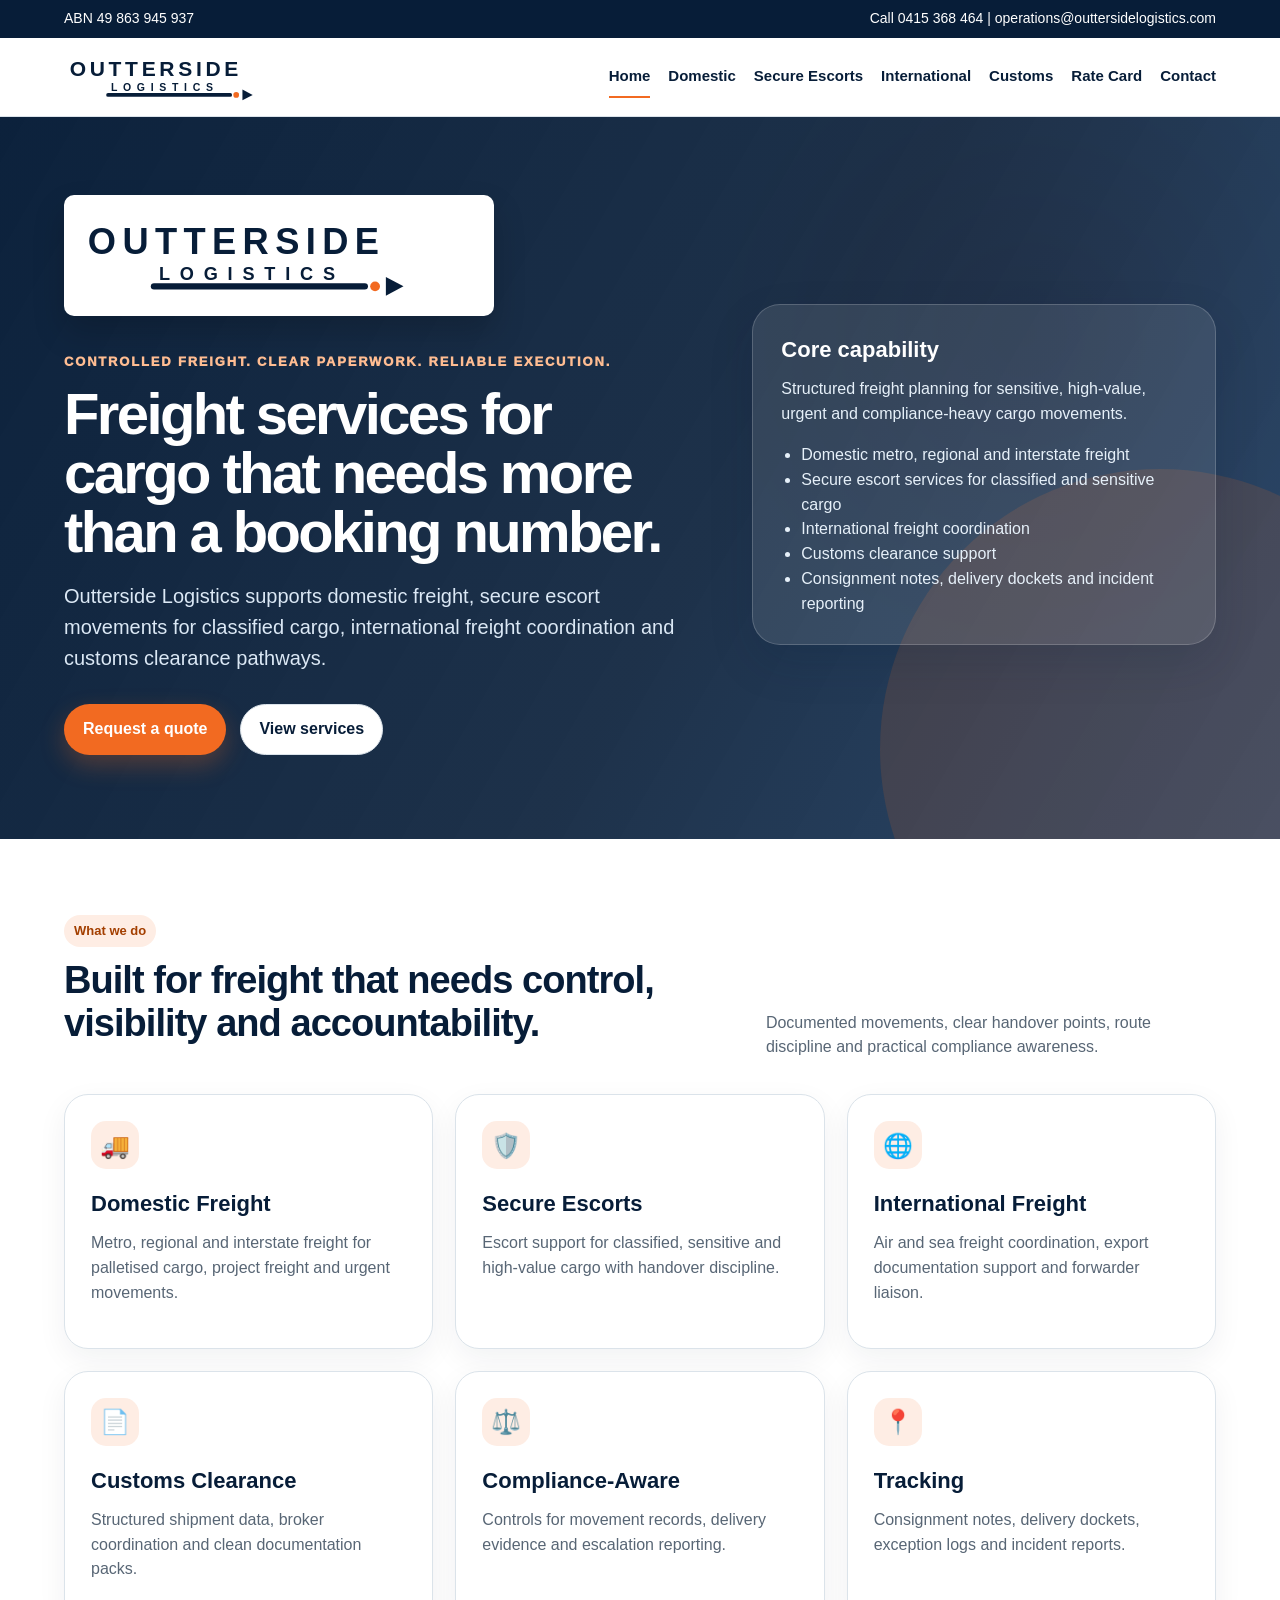
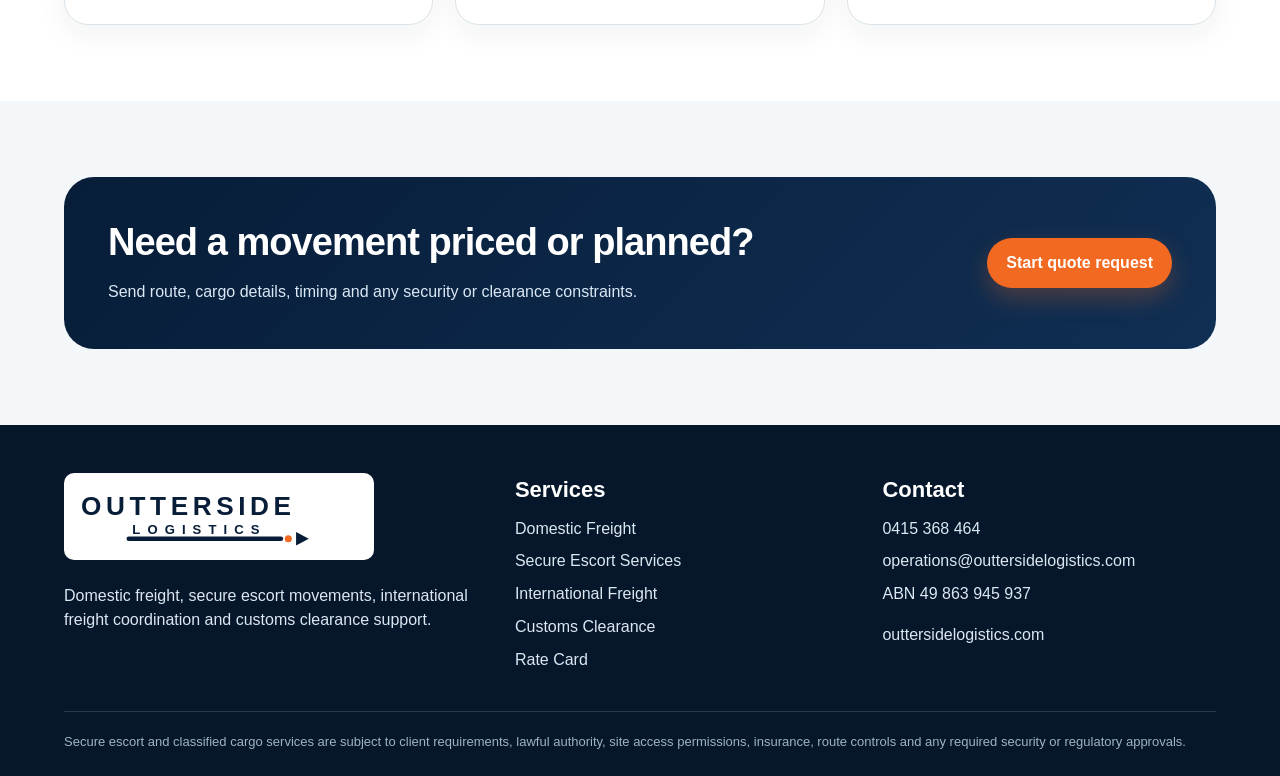
<file: index.html>
<!doctype html><html lang="en"><head><meta charset="utf-8"><meta name="viewport" content="width=device-width,initial-scale=1"><title>Outterside Logistics</title><meta name="description" content="Domestic freight, secure escorts, international freight and customs clearance."><link rel="stylesheet" href="styles.css"></head><body><div class="topbar"><div>ABN 49 863 945 937</div><div>Call 0415 368 464 | operations@outtersidelogistics.com</div></div><header class="nav"><a class="brand" href="index.html"><img src="assets/logo.svg" alt="Outterside Logistics logo"></a><button class="btn btn-secondary mobile-toggle" onclick="toggleMenu()">Menu</button><nav class="navlinks"><a class="active" href="index.html">Home</a><a href="domestic-freight.html">Domestic</a><a href="secure-escorts.html">Secure Escorts</a><a href="international-freight.html">International</a><a href="customs-clearance.html">Customs</a><a href="rate-card.html">Rate Card</a><a href="contact.html">Contact</a></nav></header><section class="hero"><div class="hero-grid"><div><img class="hero-logo" src="assets/logo.svg" alt="Outterside Logistics logo"><div class="kicker">Controlled freight. Clear paperwork. Reliable execution.</div><h1>Freight services for cargo that needs more than a booking number.</h1><p class="lead">Outterside Logistics supports domestic freight, secure escort movements for classified cargo, international freight coordination and customs clearance pathways.</p><div class="hero-actions"><a class="btn btn-primary" href="contact.html">Request a quote</a><a class="btn btn-secondary" href="domestic-freight.html">View services</a></div></div><div class="hero-card"><h3>Core capability</h3><p>Structured freight planning for sensitive, high-value, urgent and compliance-heavy cargo movements.</p><ul><li>Domestic metro, regional and interstate freight</li><li>Secure escort services for classified and sensitive cargo</li><li>International freight coordination</li><li>Customs clearance support</li><li>Consignment notes, delivery dockets and incident reporting</li></ul></div></div></section><section class="section"><div class="wrap"><div class="intro"><div><span class="badge">What we do</span><h2>Built for freight that needs control, visibility and accountability.</h2></div><p>Documented movements, clear handover points, route discipline and practical compliance awareness.</p></div><div class="grid-3"><div class="card"><div class="icon">🚚</div><h3>Domestic Freight</h3><p>Metro, regional and interstate freight for palletised cargo, project freight and urgent movements.</p></div><div class="card"><div class="icon">🛡️</div><h3>Secure Escorts</h3><p>Escort support for classified, sensitive and high-value cargo with handover discipline.</p></div><div class="card"><div class="icon">🌐</div><h3>International Freight</h3><p>Air and sea freight coordination, export documentation support and forwarder liaison.</p></div><div class="card"><div class="icon">📄</div><h3>Customs Clearance</h3><p>Structured shipment data, broker coordination and clean documentation packs.</p></div><div class="card"><div class="icon">⚖️</div><h3>Compliance-Aware</h3><p>Controls for movement records, delivery evidence and escalation reporting.</p></div><div class="card"><div class="icon">📍</div><h3>Tracking</h3><p>Consignment notes, delivery dockets, exception logs and incident reports.</p></div></div></div></section><section class="section alt"><div class="wrap cta"><div><h2>Need a movement priced or planned?</h2><p>Send route, cargo details, timing and any security or clearance constraints.</p></div><a class="btn btn-primary" href="contact.html">Start quote request</a></div></section><footer class="footer"><div class="footer-grid"><div><img class="footer-logo" src="assets/logo.svg" alt="Outterside Logistics logo"><p>Domestic freight, secure escort movements, international freight coordination and customs clearance support.</p></div><div><h3>Services</h3><a href="domestic-freight.html">Domestic Freight</a><a href="secure-escorts.html">Secure Escort Services</a><a href="international-freight.html">International Freight</a><a href="customs-clearance.html">Customs Clearance</a><a href="rate-card.html">Rate Card</a></div><div><h3>Contact</h3><a href="tel:0415368464">0415 368 464</a><a href="mailto:operations@outtersidelogistics.com">operations@outtersidelogistics.com</a><p>ABN 49 863 945 937</p><p>outtersidelogistics.com</p></div></div><div class="disclaimer">Secure escort and classified cargo services are subject to client requirements, lawful authority, site access permissions, insurance, route controls and any required security or regulatory approvals.</div></footer><script src="script.js"></script></body></html>
</file>
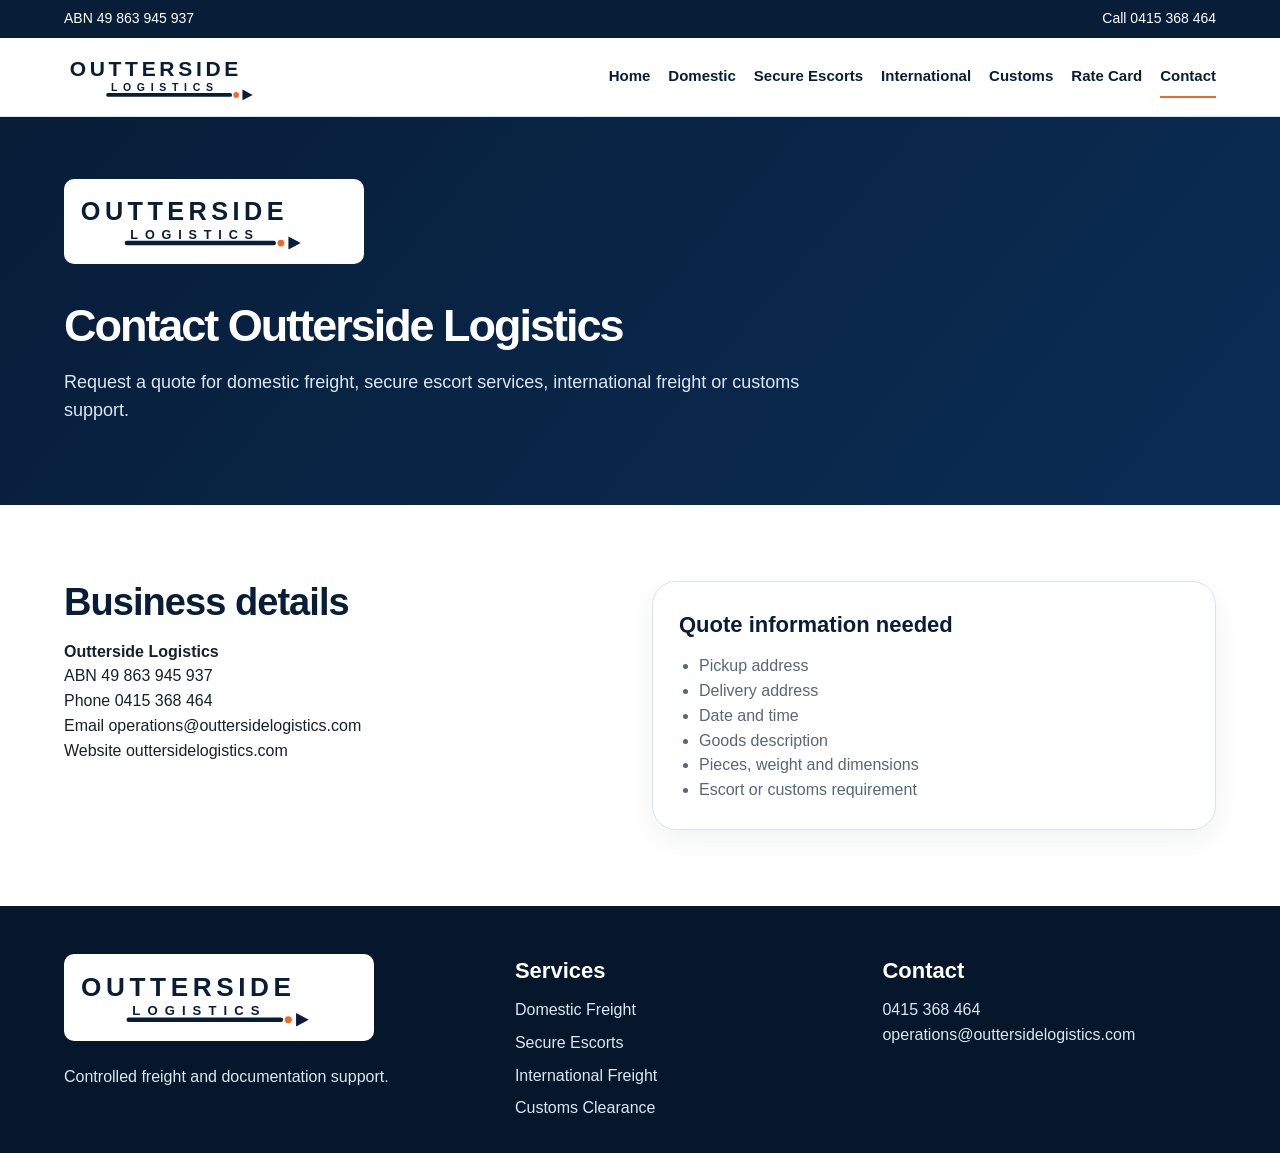
<file: contact.html>
<!doctype html><html><head><meta charset="utf-8"><meta name="viewport" content="width=device-width,initial-scale=1"><title>Contact | Outterside Logistics</title><link rel="stylesheet" href="styles.css"></head><body><div class="topbar"><div>ABN 49 863 945 937</div><div>Call 0415 368 464</div></div><header class="nav"><a class="brand" href="index.html"><img src="assets/logo.svg" alt="Outterside Logistics logo"></a><nav class="navlinks"><a href="index.html">Home</a><a href="domestic-freight.html">Domestic</a><a href="secure-escorts.html">Secure Escorts</a><a href="international-freight.html">International</a><a href="customs-clearance.html">Customs</a><a href="rate-card.html">Rate Card</a><a class="active" href="contact.html">Contact</a></nav></header><section class="service-hero"><div class="wrap"><img class="mini-logo" src="assets/logo.svg" alt="Outterside Logistics logo"><h1>Contact Outterside Logistics</h1><p>Request a quote for domestic freight, secure escort services, international freight or customs support.</p></div></section><section class="section"><div class="wrap grid-2"><div><h2>Business details</h2><p><strong>Outterside Logistics</strong><br>ABN 49 863 945 937<br>Phone 0415 368 464<br>Email operations@outtersidelogistics.com<br>Website outtersidelogistics.com</p></div><div class="card"><h3>Quote information needed</h3><ul><li>Pickup address</li><li>Delivery address</li><li>Date and time</li><li>Goods description</li><li>Pieces, weight and dimensions</li><li>Escort or customs requirement</li></ul></div></div></section><footer class="footer"><div class="footer-grid"><div><img class="footer-logo" src="assets/logo.svg" alt="Outterside Logistics logo"><p>Controlled freight and documentation support.</p></div><div><h3>Services</h3><a href="domestic-freight.html">Domestic Freight</a><a href="secure-escorts.html">Secure Escorts</a><a href="international-freight.html">International Freight</a><a href="customs-clearance.html">Customs Clearance</a></div><div><h3>Contact</h3><p>0415 368 464<br>operations@outtersidelogistics.com</p></div></div></footer><script src="script.js"></script></body></html>
</file>
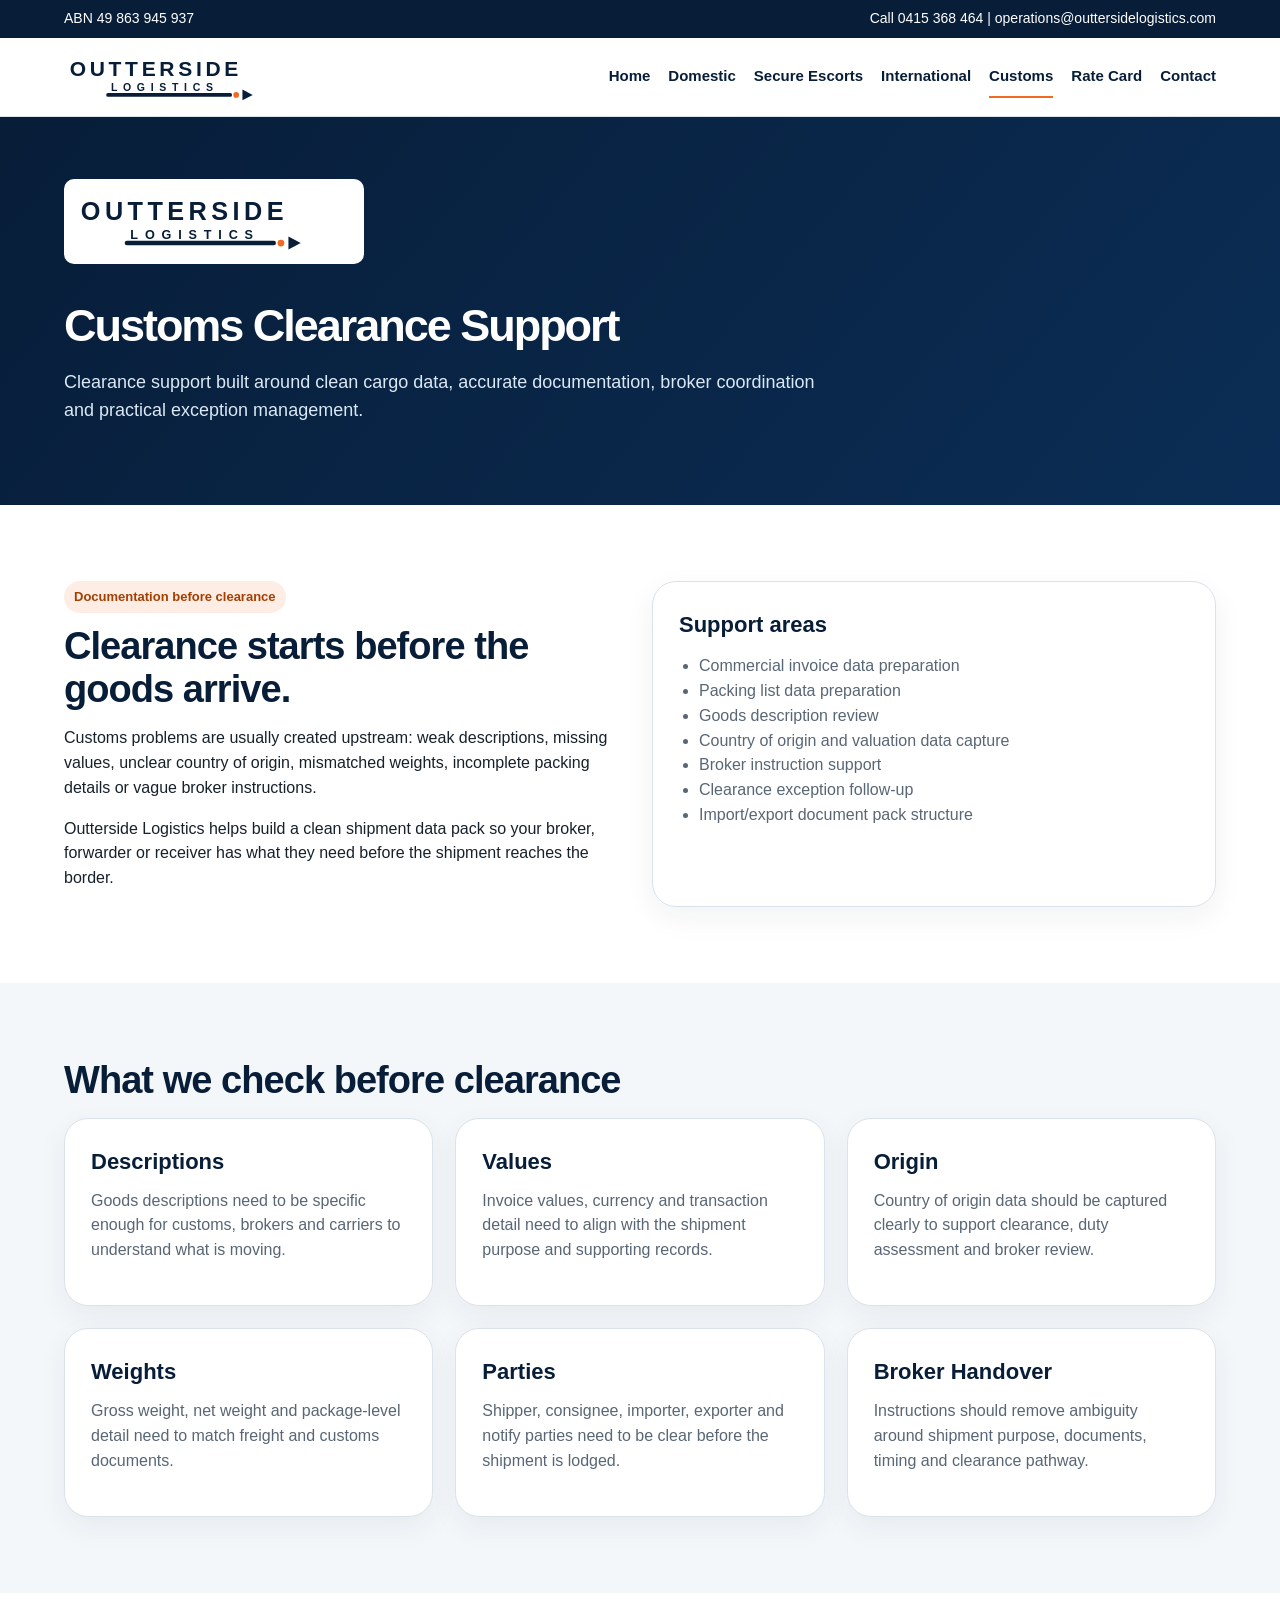
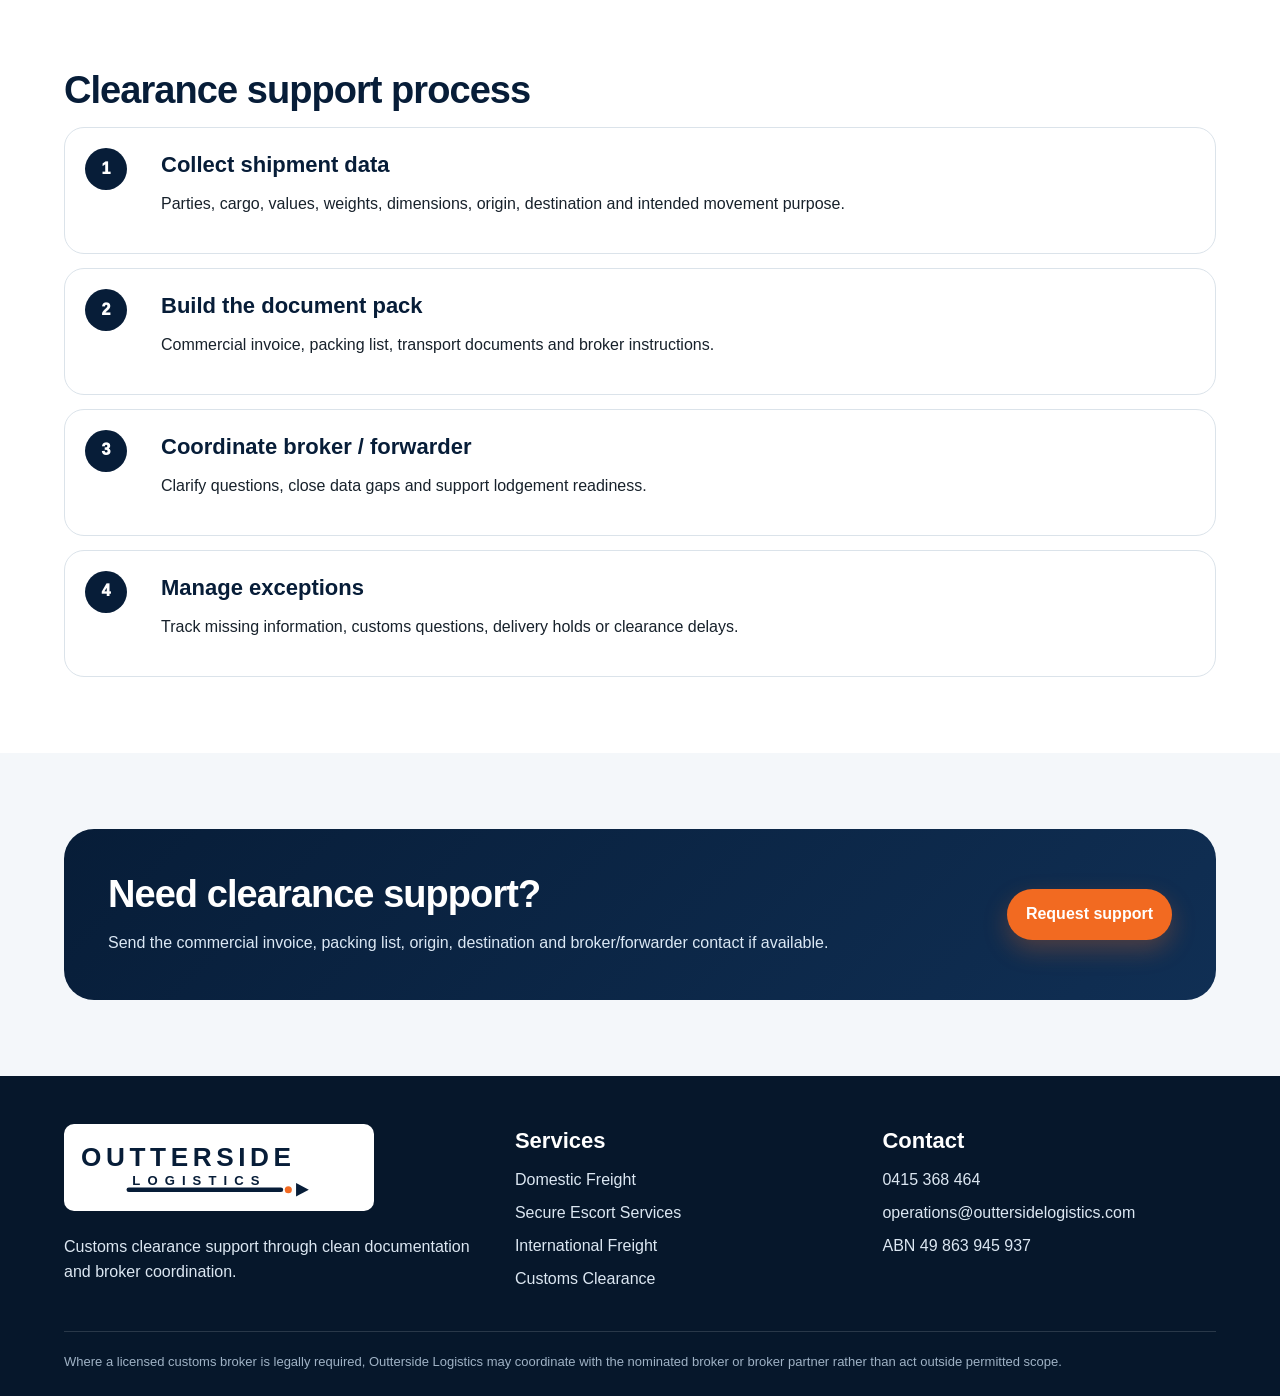
<file: customs-clearance.html>
<!doctype html><html lang="en"><head><meta charset="utf-8"><meta name="viewport" content="width=device-width,initial-scale=1"><title>Customs Clearance | Outterside Logistics</title><meta name="description" content="Customs clearance support through structured shipment data, broker coordination and clean documentation packs."><link rel="stylesheet" href="styles.css"></head><body><div class="topbar"><div>ABN 49 863 945 937</div><div>Call 0415 368 464 | operations@outtersidelogistics.com</div></div><header class="nav"><a class="brand" href="index.html"><img src="assets/logo.svg" alt="Outterside Logistics logo"></a><button class="btn btn-secondary mobile-toggle" onclick="toggleMenu()">Menu</button><nav class="navlinks"><a href="index.html">Home</a><a href="domestic-freight.html">Domestic</a><a href="secure-escorts.html">Secure Escorts</a><a href="international-freight.html">International</a><a class="active" href="customs-clearance.html">Customs</a><a href="rate-card.html">Rate Card</a><a href="contact.html">Contact</a></nav></header><section class="service-hero"><div class="wrap"><img class="mini-logo" src="assets/logo.svg" alt="Outterside Logistics logo"><h1>Customs Clearance Support</h1><p>Clearance support built around clean cargo data, accurate documentation, broker coordination and practical exception management.</p></div></section><section class="section"><div class="wrap grid-2"><div><span class="badge">Documentation before clearance</span><h2>Clearance starts before the goods arrive.</h2><p>Customs problems are usually created upstream: weak descriptions, missing values, unclear country of origin, mismatched weights, incomplete packing details or vague broker instructions.</p><p>Outterside Logistics helps build a clean shipment data pack so your broker, forwarder or receiver has what they need before the shipment reaches the border.</p></div><div class="card"><h3>Support areas</h3><ul><li>Commercial invoice data preparation</li><li>Packing list data preparation</li><li>Goods description review</li><li>Country of origin and valuation data capture</li><li>Broker instruction support</li><li>Clearance exception follow-up</li><li>Import/export document pack structure</li></ul></div></div></section><section class="section alt"><div class="wrap"><h2>What we check before clearance</h2><div class="grid-3"><div class="card"><h3>Descriptions</h3><p>Goods descriptions need to be specific enough for customs, brokers and carriers to understand what is moving.</p></div><div class="card"><h3>Values</h3><p>Invoice values, currency and transaction detail need to align with the shipment purpose and supporting records.</p></div><div class="card"><h3>Origin</h3><p>Country of origin data should be captured clearly to support clearance, duty assessment and broker review.</p></div><div class="card"><h3>Weights</h3><p>Gross weight, net weight and package-level detail need to match freight and customs documents.</p></div><div class="card"><h3>Parties</h3><p>Shipper, consignee, importer, exporter and notify parties need to be clear before the shipment is lodged.</p></div><div class="card"><h3>Broker Handover</h3><p>Instructions should remove ambiguity around shipment purpose, documents, timing and clearance pathway.</p></div></div></div></section><section class="section"><div class="wrap"><h2>Clearance support process</h2><div class="timeline"><div class="step"><div class="num">1</div><div><h3>Collect shipment data</h3><p>Parties, cargo, values, weights, dimensions, origin, destination and intended movement purpose.</p></div></div><div class="step"><div class="num">2</div><div><h3>Build the document pack</h3><p>Commercial invoice, packing list, transport documents and broker instructions.</p></div></div><div class="step"><div class="num">3</div><div><h3>Coordinate broker / forwarder</h3><p>Clarify questions, close data gaps and support lodgement readiness.</p></div></div><div class="step"><div class="num">4</div><div><h3>Manage exceptions</h3><p>Track missing information, customs questions, delivery holds or clearance delays.</p></div></div></div></div></section><section class="section alt"><div class="wrap cta"><div><h2>Need clearance support?</h2><p>Send the commercial invoice, packing list, origin, destination and broker/forwarder contact if available.</p></div><a class="btn btn-primary" href="contact.html">Request support</a></div></section><footer class="footer"><div class="footer-grid"><div><img class="footer-logo" src="assets/logo.svg" alt="Outterside Logistics logo"><p>Customs clearance support through clean documentation and broker coordination.</p></div><div><h3>Services</h3><a href="domestic-freight.html">Domestic Freight</a><a href="secure-escorts.html">Secure Escort Services</a><a href="international-freight.html">International Freight</a><a href="customs-clearance.html">Customs Clearance</a></div><div><h3>Contact</h3><a href="tel:0415368464">0415 368 464</a><a href="mailto:operations@outtersidelogistics.com">operations@outtersidelogistics.com</a><p>ABN 49 863 945 937</p></div></div><div class="disclaimer">Where a licensed customs broker is legally required, Outterside Logistics may coordinate with the nominated broker or broker partner rather than act outside permitted scope.</div></footer><script src="script.js"></script></body></html>
</file>
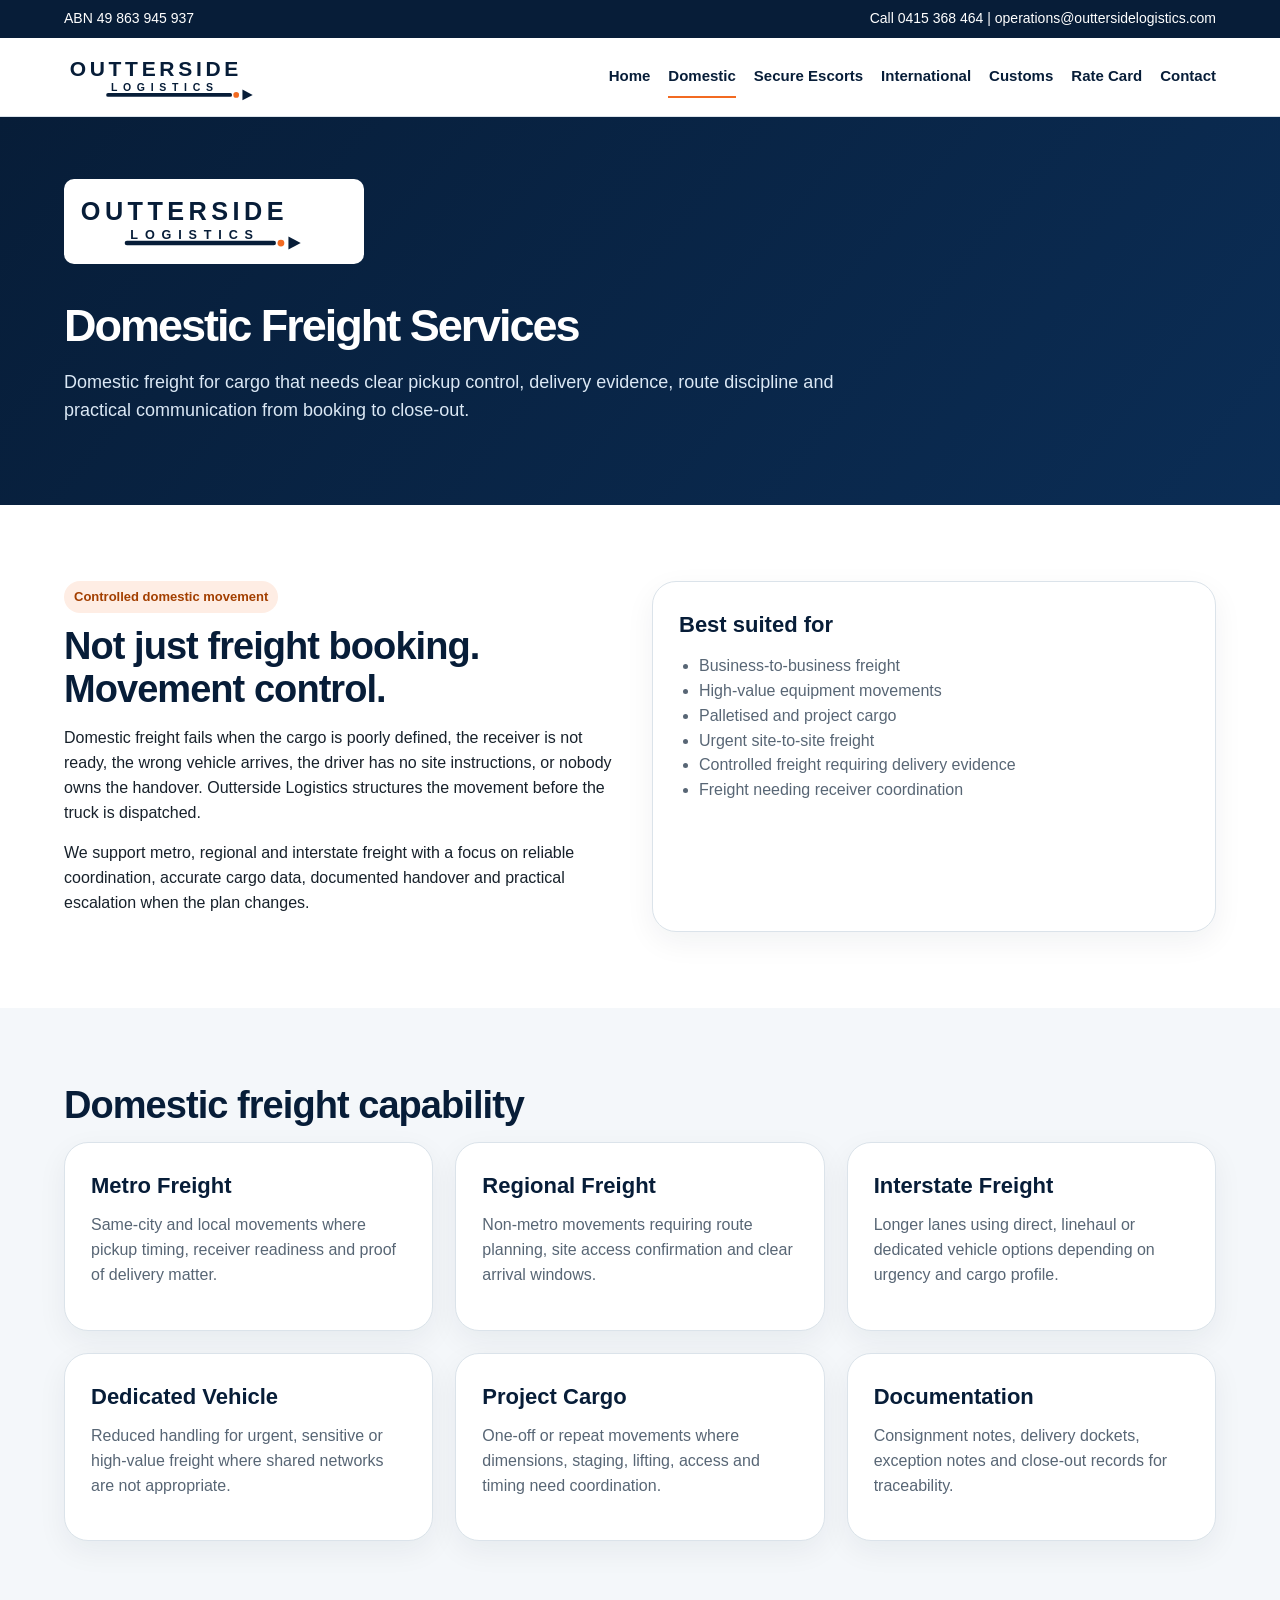
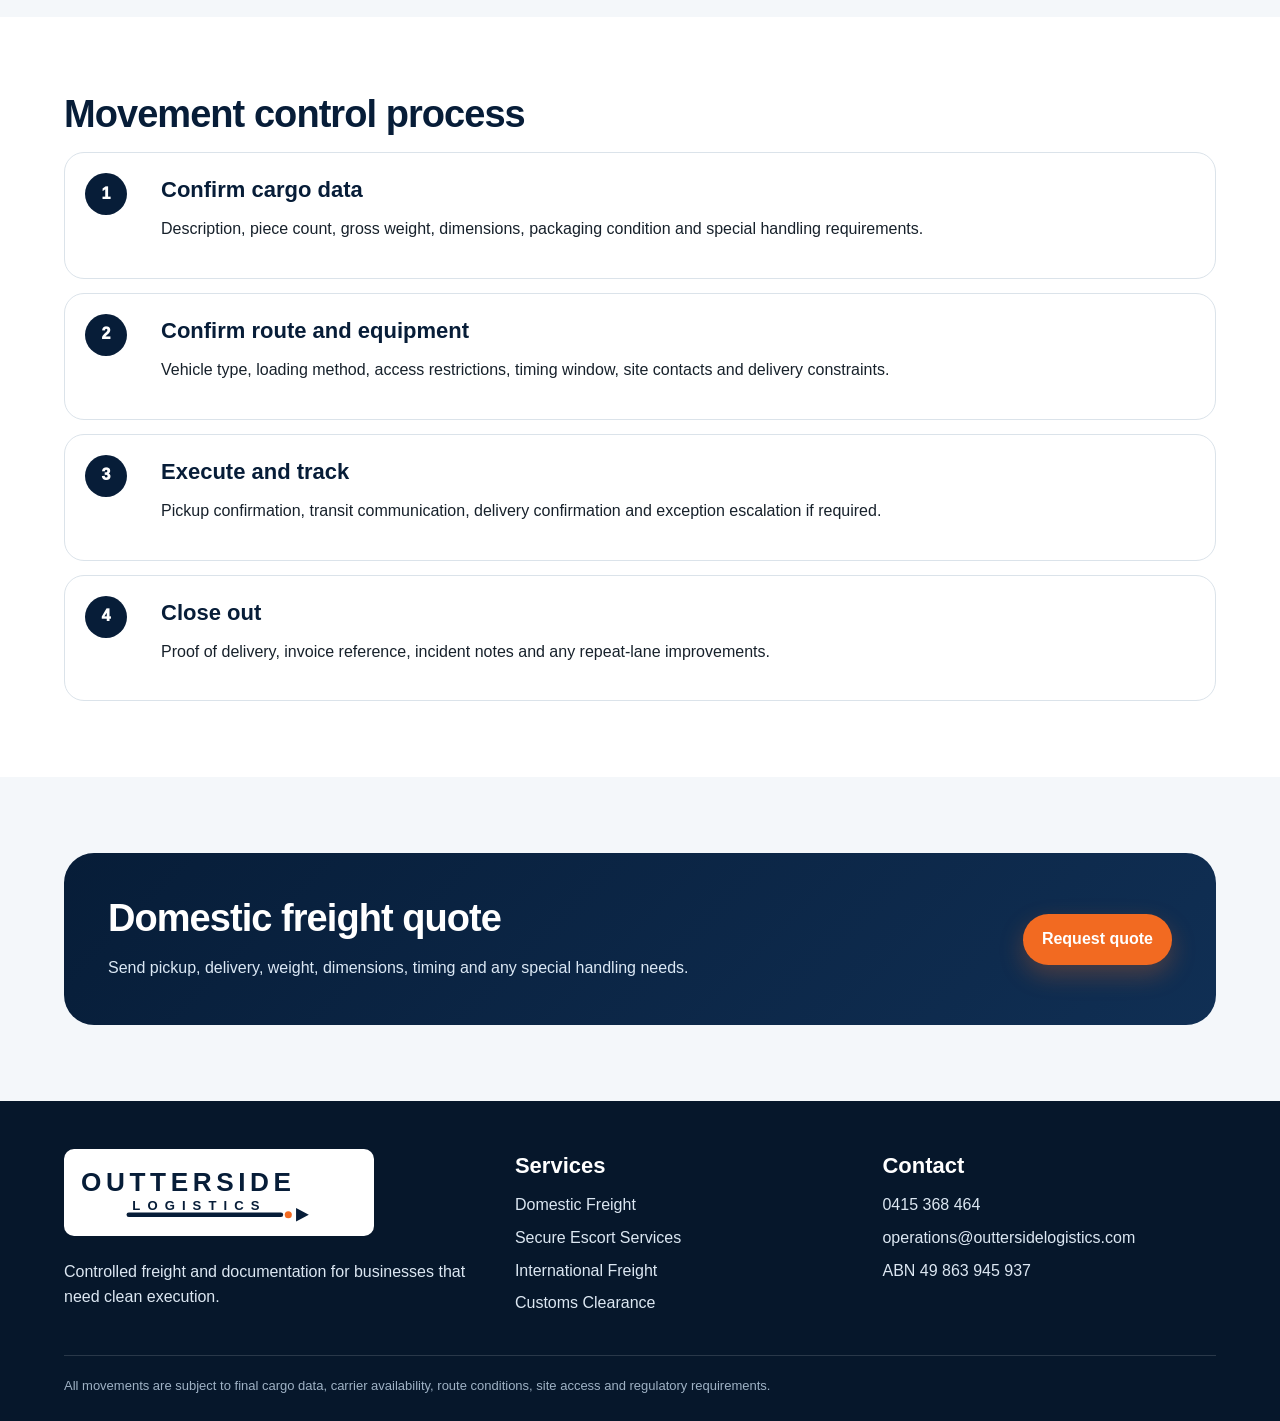
<file: domestic-freight.html>
<!doctype html><html lang="en"><head><meta charset="utf-8"><meta name="viewport" content="width=device-width,initial-scale=1"><title>Domestic Freight | Outterside Logistics</title><meta name="description" content="Domestic freight services for controlled, sensitive, urgent and documented cargo movements across Australia."><link rel="stylesheet" href="styles.css"></head><body><div class="topbar"><div>ABN 49 863 945 937</div><div>Call 0415 368 464 | operations@outtersidelogistics.com</div></div><header class="nav"><a class="brand" href="index.html"><img src="assets/logo.svg" alt="Outterside Logistics logo"></a><button class="btn btn-secondary mobile-toggle" onclick="toggleMenu()">Menu</button><nav class="navlinks"><a href="index.html">Home</a><a class="active" href="domestic-freight.html">Domestic</a><a href="secure-escorts.html">Secure Escorts</a><a href="international-freight.html">International</a><a href="customs-clearance.html">Customs</a><a href="rate-card.html">Rate Card</a><a href="contact.html">Contact</a></nav></header><section class="service-hero"><div class="wrap"><img class="mini-logo" src="assets/logo.svg" alt="Outterside Logistics logo"><h1>Domestic Freight Services</h1><p>Domestic freight for cargo that needs clear pickup control, delivery evidence, route discipline and practical communication from booking to close-out.</p></div></section><section class="section"><div class="wrap grid-2"><div><span class="badge">Controlled domestic movement</span><h2>Not just freight booking. Movement control.</h2><p>Domestic freight fails when the cargo is poorly defined, the receiver is not ready, the wrong vehicle arrives, the driver has no site instructions, or nobody owns the handover. Outterside Logistics structures the movement before the truck is dispatched.</p><p>We support metro, regional and interstate freight with a focus on reliable coordination, accurate cargo data, documented handover and practical escalation when the plan changes.</p></div><div class="card"><h3>Best suited for</h3><ul><li>Business-to-business freight</li><li>High-value equipment movements</li><li>Palletised and project cargo</li><li>Urgent site-to-site freight</li><li>Controlled freight requiring delivery evidence</li><li>Freight needing receiver coordination</li></ul></div></div></section><section class="section alt"><div class="wrap"><h2>Domestic freight capability</h2><div class="grid-3"><div class="card"><h3>Metro Freight</h3><p>Same-city and local movements where pickup timing, receiver readiness and proof of delivery matter.</p></div><div class="card"><h3>Regional Freight</h3><p>Non-metro movements requiring route planning, site access confirmation and clear arrival windows.</p></div><div class="card"><h3>Interstate Freight</h3><p>Longer lanes using direct, linehaul or dedicated vehicle options depending on urgency and cargo profile.</p></div><div class="card"><h3>Dedicated Vehicle</h3><p>Reduced handling for urgent, sensitive or high-value freight where shared networks are not appropriate.</p></div><div class="card"><h3>Project Cargo</h3><p>One-off or repeat movements where dimensions, staging, lifting, access and timing need coordination.</p></div><div class="card"><h3>Documentation</h3><p>Consignment notes, delivery dockets, exception notes and close-out records for traceability.</p></div></div></div></section><section class="section"><div class="wrap"><h2>Movement control process</h2><div class="timeline"><div class="step"><div class="num">1</div><div><h3>Confirm cargo data</h3><p>Description, piece count, gross weight, dimensions, packaging condition and special handling requirements.</p></div></div><div class="step"><div class="num">2</div><div><h3>Confirm route and equipment</h3><p>Vehicle type, loading method, access restrictions, timing window, site contacts and delivery constraints.</p></div></div><div class="step"><div class="num">3</div><div><h3>Execute and track</h3><p>Pickup confirmation, transit communication, delivery confirmation and exception escalation if required.</p></div></div><div class="step"><div class="num">4</div><div><h3>Close out</h3><p>Proof of delivery, invoice reference, incident notes and any repeat-lane improvements.</p></div></div></div></div></section><section class="section alt"><div class="wrap cta"><div><h2>Domestic freight quote</h2><p>Send pickup, delivery, weight, dimensions, timing and any special handling needs.</p></div><a class="btn btn-primary" href="contact.html">Request quote</a></div></section><footer class="footer"><div class="footer-grid"><div><img class="footer-logo" src="assets/logo.svg" alt="Outterside Logistics logo"><p>Controlled freight and documentation for businesses that need clean execution.</p></div><div><h3>Services</h3><a href="domestic-freight.html">Domestic Freight</a><a href="secure-escorts.html">Secure Escort Services</a><a href="international-freight.html">International Freight</a><a href="customs-clearance.html">Customs Clearance</a></div><div><h3>Contact</h3><a href="tel:0415368464">0415 368 464</a><a href="mailto:operations@outtersidelogistics.com">operations@outtersidelogistics.com</a><p>ABN 49 863 945 937</p></div></div><div class="disclaimer">All movements are subject to final cargo data, carrier availability, route conditions, site access and regulatory requirements.</div></footer><script src="script.js"></script></body></html>
</file>
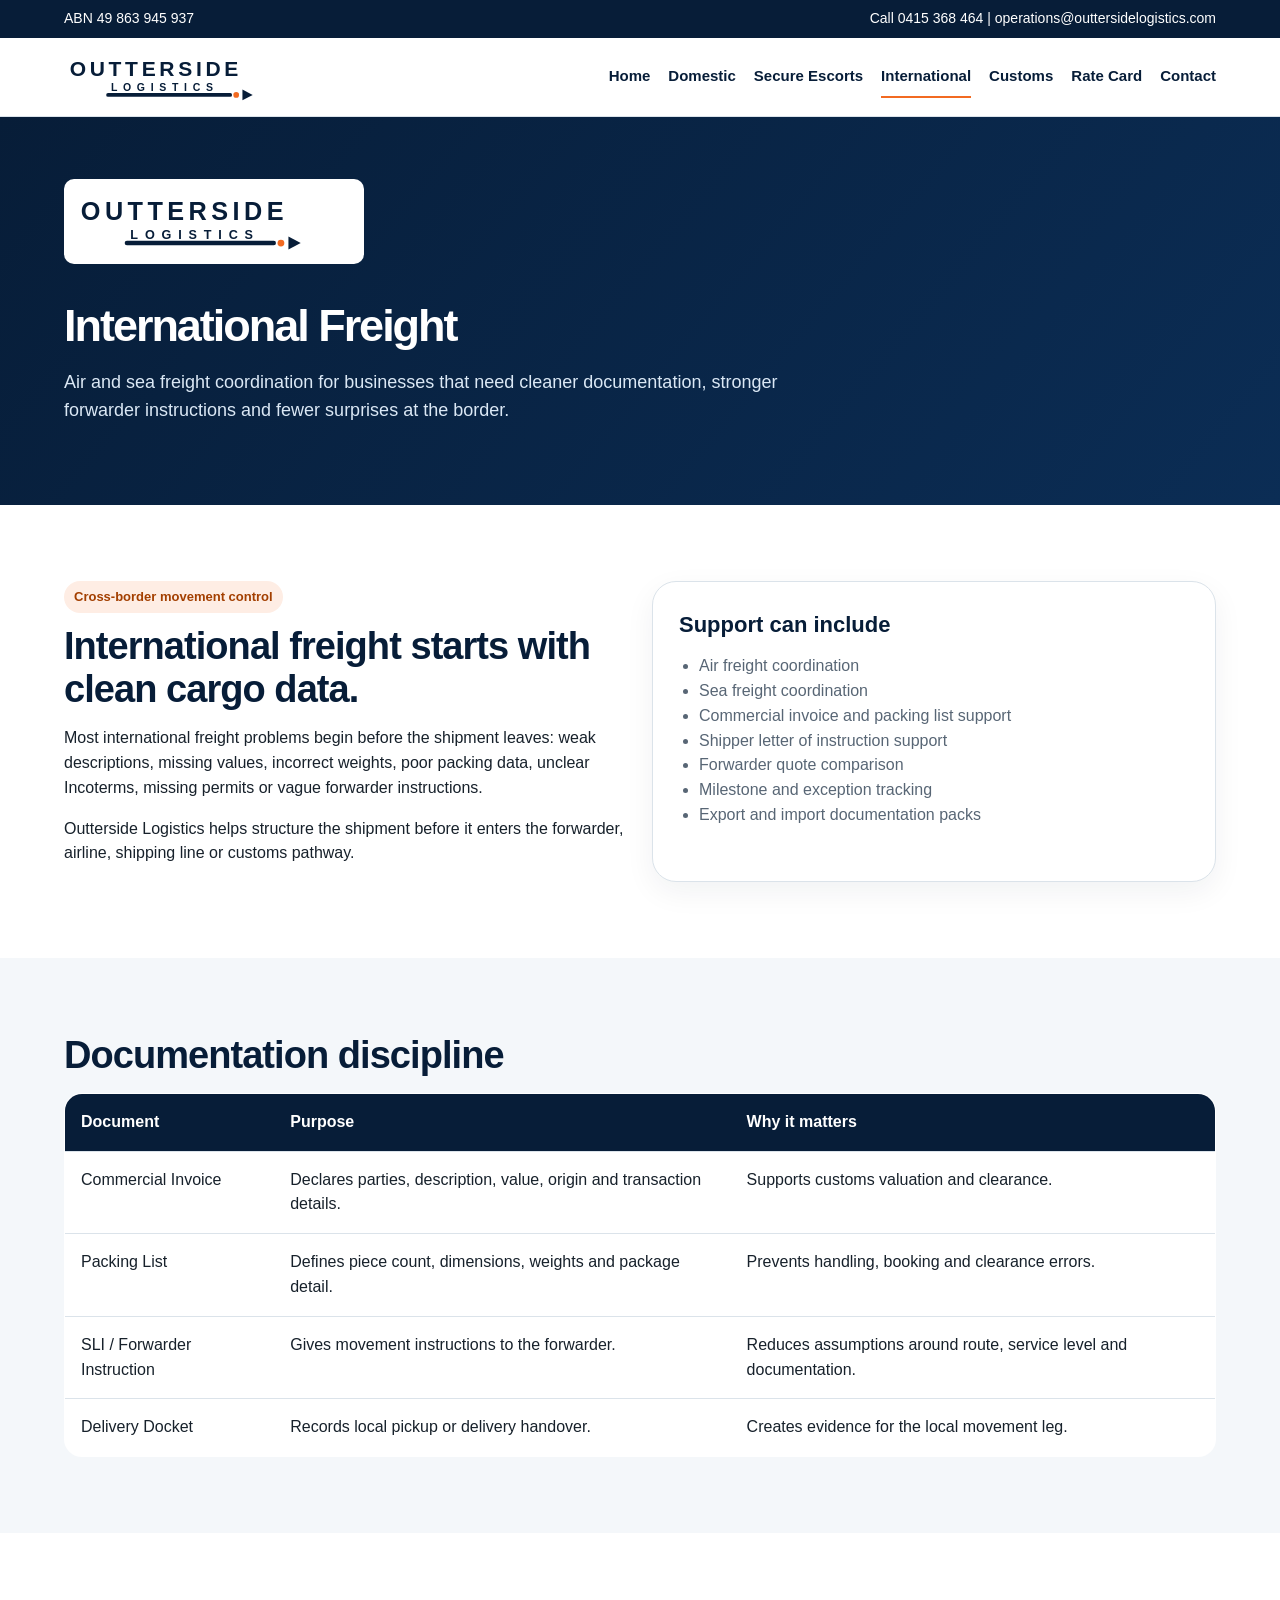
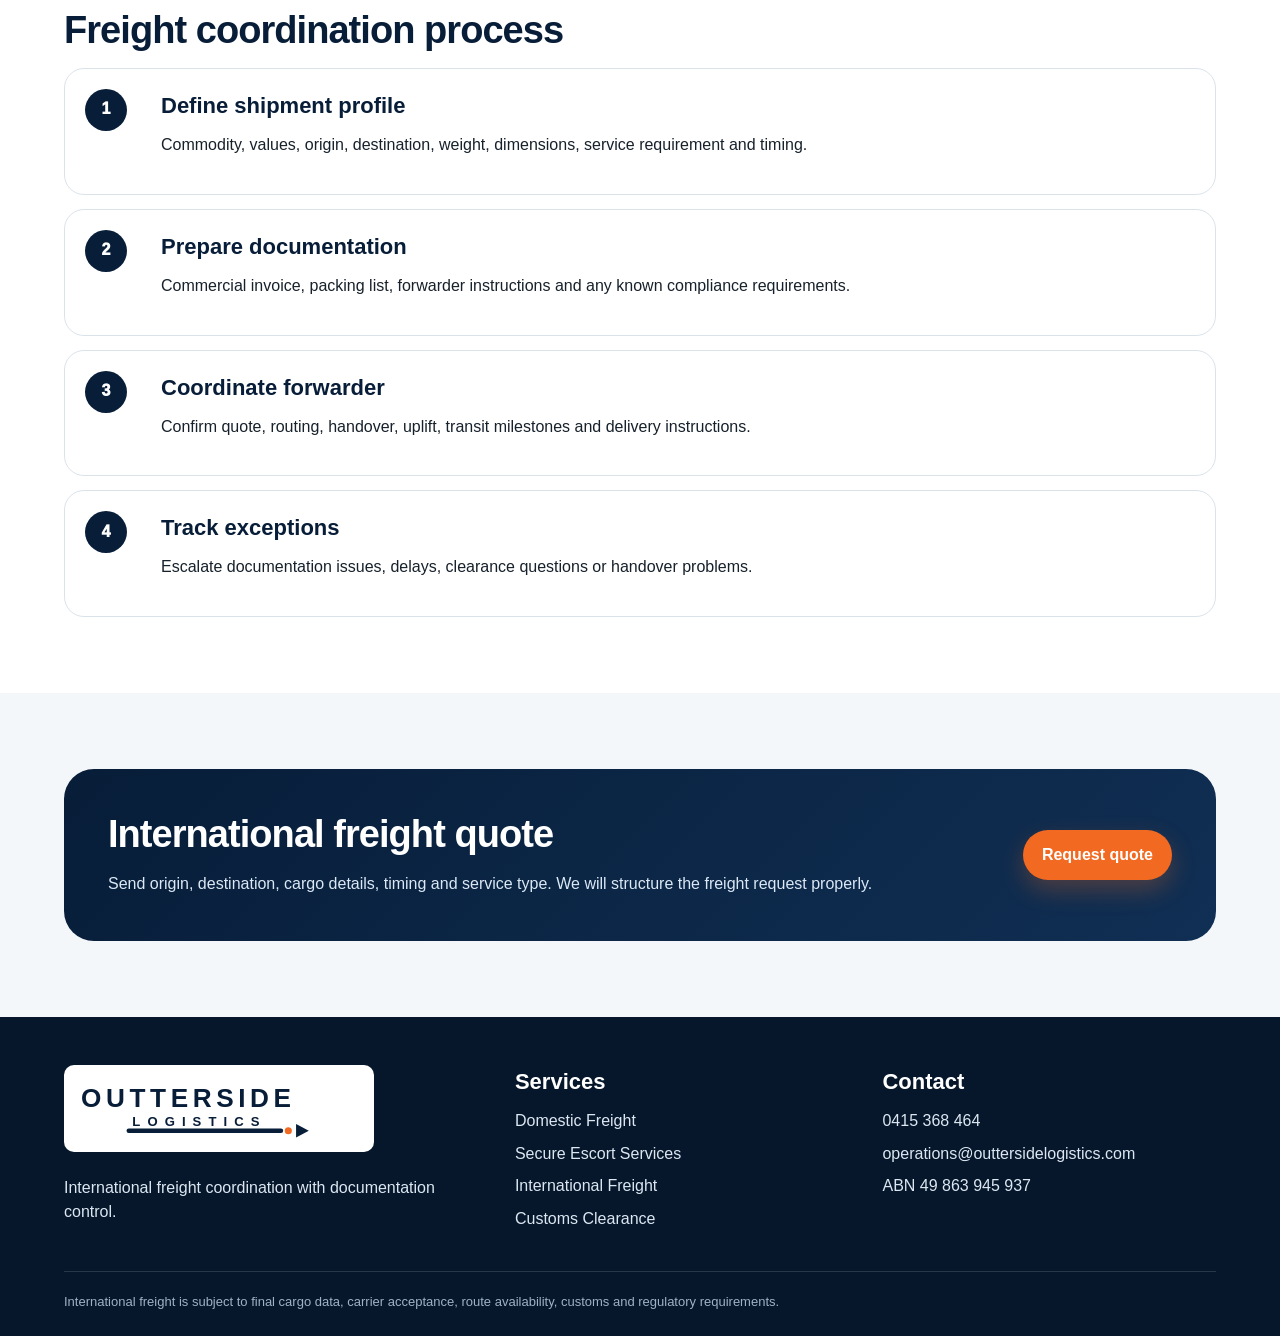
<file: international-freight.html>
<!doctype html><html lang="en"><head><meta charset="utf-8"><meta name="viewport" content="width=device-width,initial-scale=1"><title>International Freight | Outterside Logistics</title><meta name="description" content="International air and sea freight coordination with documentation control and forwarder liaison."><link rel="stylesheet" href="styles.css"></head><body><div class="topbar"><div>ABN 49 863 945 937</div><div>Call 0415 368 464 | operations@outtersidelogistics.com</div></div><header class="nav"><a class="brand" href="index.html"><img src="assets/logo.svg" alt="Outterside Logistics logo"></a><button class="btn btn-secondary mobile-toggle" onclick="toggleMenu()">Menu</button><nav class="navlinks"><a href="index.html">Home</a><a href="domestic-freight.html">Domestic</a><a href="secure-escorts.html">Secure Escorts</a><a class="active" href="international-freight.html">International</a><a href="customs-clearance.html">Customs</a><a href="rate-card.html">Rate Card</a><a href="contact.html">Contact</a></nav></header><section class="service-hero"><div class="wrap"><img class="mini-logo" src="assets/logo.svg" alt="Outterside Logistics logo"><h1>International Freight</h1><p>Air and sea freight coordination for businesses that need cleaner documentation, stronger forwarder instructions and fewer surprises at the border.</p></div></section><section class="section"><div class="wrap grid-2"><div><span class="badge">Cross-border movement control</span><h2>International freight starts with clean cargo data.</h2><p>Most international freight problems begin before the shipment leaves: weak descriptions, missing values, incorrect weights, poor packing data, unclear Incoterms, missing permits or vague forwarder instructions.</p><p>Outterside Logistics helps structure the shipment before it enters the forwarder, airline, shipping line or customs pathway.</p></div><div class="card"><h3>Support can include</h3><ul><li>Air freight coordination</li><li>Sea freight coordination</li><li>Commercial invoice and packing list support</li><li>Shipper letter of instruction support</li><li>Forwarder quote comparison</li><li>Milestone and exception tracking</li><li>Export and import documentation packs</li></ul></div></div></section><section class="section alt"><div class="wrap"><h2>Documentation discipline</h2><table class="table"><tr><th>Document</th><th>Purpose</th><th>Why it matters</th></tr><tr><td>Commercial Invoice</td><td>Declares parties, description, value, origin and transaction details.</td><td>Supports customs valuation and clearance.</td></tr><tr><td>Packing List</td><td>Defines piece count, dimensions, weights and package detail.</td><td>Prevents handling, booking and clearance errors.</td></tr><tr><td>SLI / Forwarder Instruction</td><td>Gives movement instructions to the forwarder.</td><td>Reduces assumptions around route, service level and documentation.</td></tr><tr><td>Delivery Docket</td><td>Records local pickup or delivery handover.</td><td>Creates evidence for the local movement leg.</td></tr></table></div></section><section class="section"><div class="wrap"><h2>Freight coordination process</h2><div class="timeline"><div class="step"><div class="num">1</div><div><h3>Define shipment profile</h3><p>Commodity, values, origin, destination, weight, dimensions, service requirement and timing.</p></div></div><div class="step"><div class="num">2</div><div><h3>Prepare documentation</h3><p>Commercial invoice, packing list, forwarder instructions and any known compliance requirements.</p></div></div><div class="step"><div class="num">3</div><div><h3>Coordinate forwarder</h3><p>Confirm quote, routing, handover, uplift, transit milestones and delivery instructions.</p></div></div><div class="step"><div class="num">4</div><div><h3>Track exceptions</h3><p>Escalate documentation issues, delays, clearance questions or handover problems.</p></div></div></div></div></section><section class="section alt"><div class="wrap cta"><div><h2>International freight quote</h2><p>Send origin, destination, cargo details, timing and service type. We will structure the freight request properly.</p></div><a class="btn btn-primary" href="contact.html">Request quote</a></div></section><footer class="footer"><div class="footer-grid"><div><img class="footer-logo" src="assets/logo.svg" alt="Outterside Logistics logo"><p>International freight coordination with documentation control.</p></div><div><h3>Services</h3><a href="domestic-freight.html">Domestic Freight</a><a href="secure-escorts.html">Secure Escort Services</a><a href="international-freight.html">International Freight</a><a href="customs-clearance.html">Customs Clearance</a></div><div><h3>Contact</h3><a href="tel:0415368464">0415 368 464</a><a href="mailto:operations@outtersidelogistics.com">operations@outtersidelogistics.com</a><p>ABN 49 863 945 937</p></div></div><div class="disclaimer">International freight is subject to final cargo data, carrier acceptance, route availability, customs and regulatory requirements.</div></footer><script src="script.js"></script></body></html>
</file>
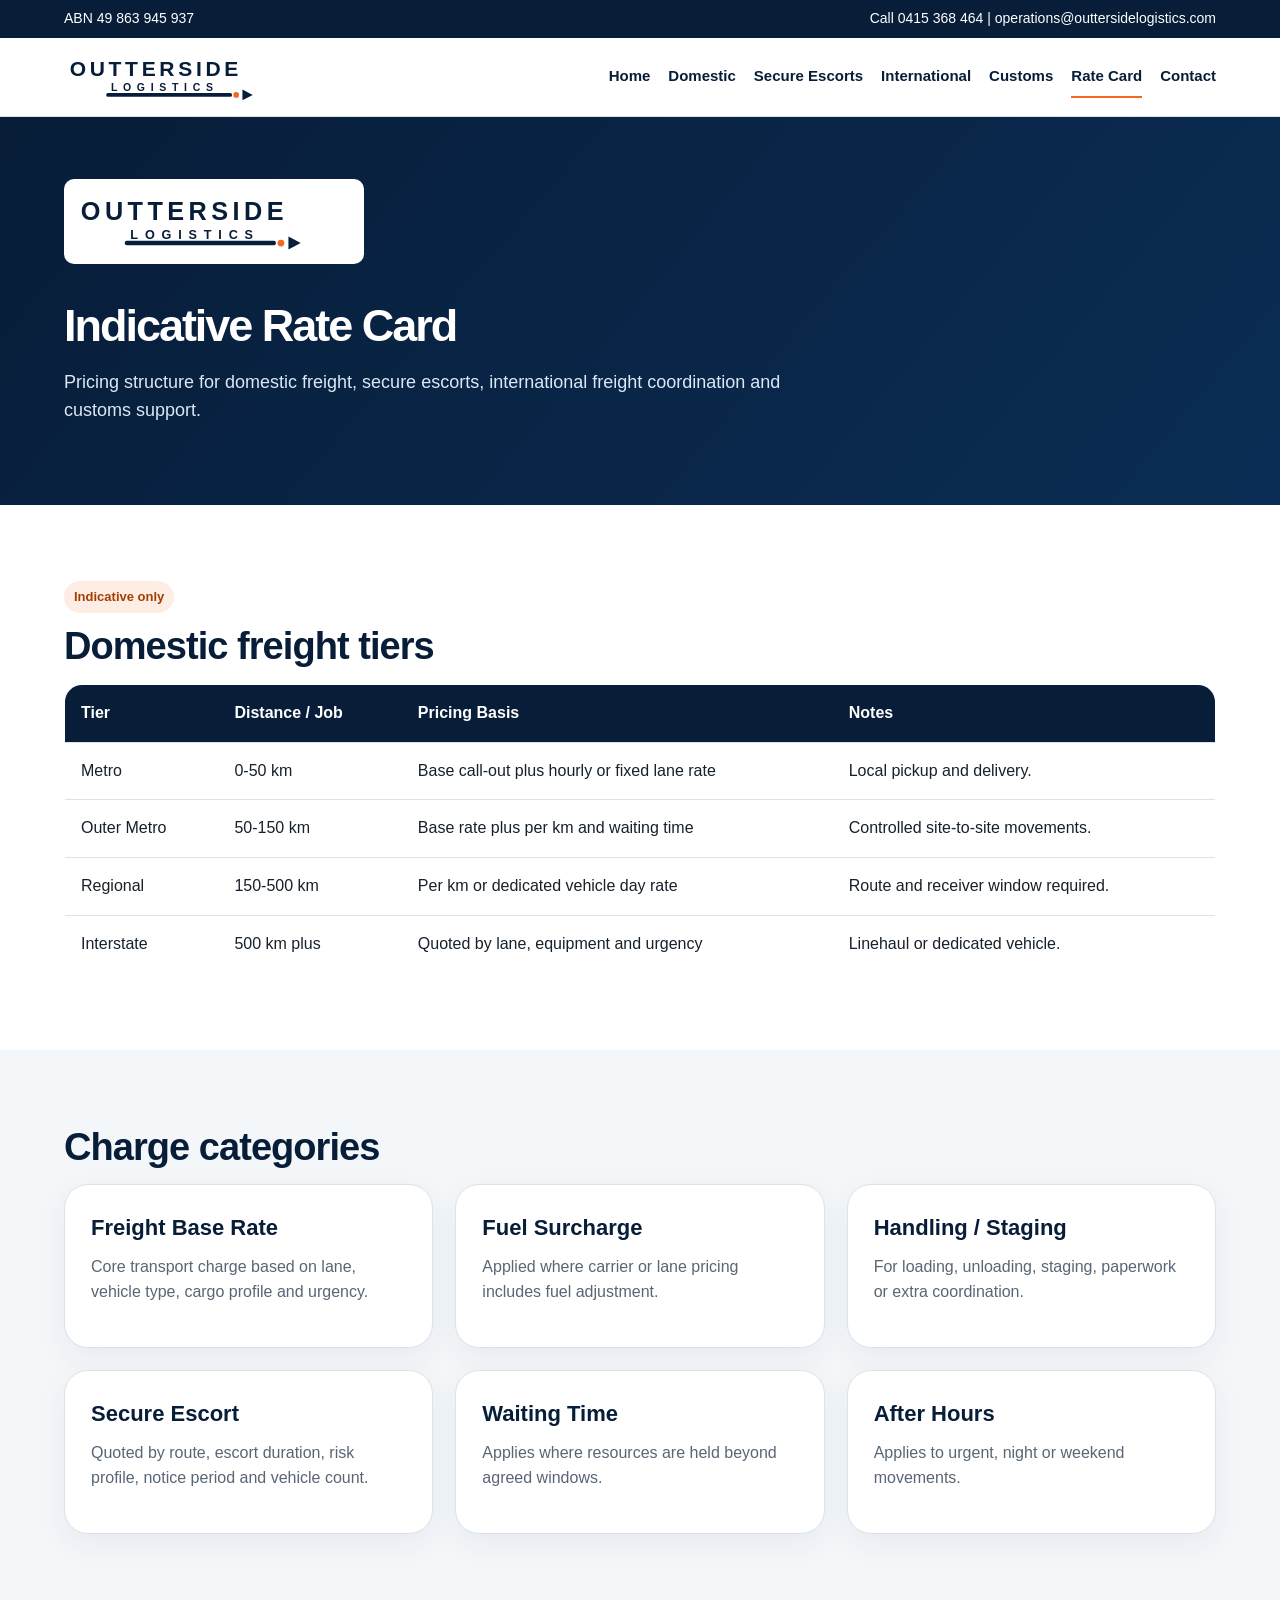
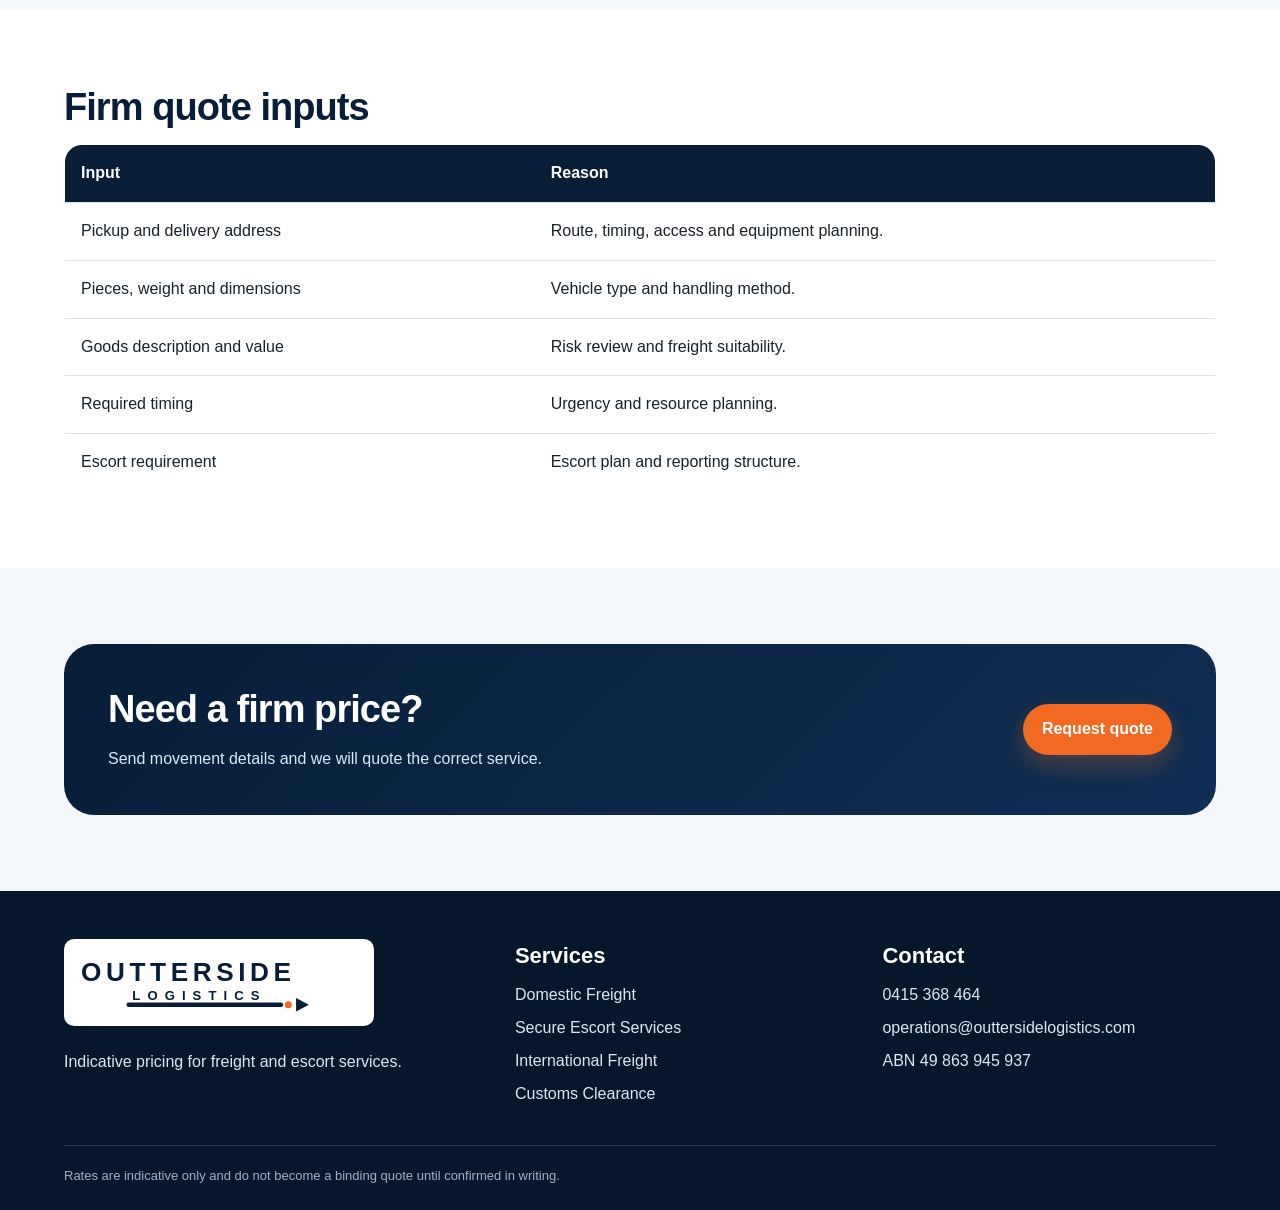
<file: rate-card.html>
<!doctype html><html lang="en"><head><meta charset="utf-8"><meta name="viewport" content="width=device-width,initial-scale=1"><title>Rate Card | Outterside Logistics</title><meta name="description" content="Indicative rate card for Outterside Logistics freight and escort services."><link rel="stylesheet" href="styles.css"></head><body><div class="topbar"><div>ABN 49 863 945 937</div><div>Call 0415 368 464 | operations@outtersidelogistics.com</div></div><header class="nav"><a class="brand" href="index.html"><img src="assets/logo.svg" alt="Outterside Logistics logo"></a><button class="btn btn-secondary mobile-toggle" onclick="toggleMenu()">Menu</button><nav class="navlinks"><a href="index.html">Home</a><a href="domestic-freight.html">Domestic</a><a href="secure-escorts.html">Secure Escorts</a><a href="international-freight.html">International</a><a href="customs-clearance.html">Customs</a><a class="active" href="rate-card.html">Rate Card</a><a href="contact.html">Contact</a></nav></header><section class="service-hero"><div class="wrap"><img class="mini-logo" src="assets/logo.svg" alt="Outterside Logistics logo"><h1>Indicative Rate Card</h1><p>Pricing structure for domestic freight, secure escorts, international freight coordination and customs support.</p></div></section><section class="section"><div class="wrap"><span class="badge">Indicative only</span><h2>Domestic freight tiers</h2><table class="table"><tr><th>Tier</th><th>Distance / Job</th><th>Pricing Basis</th><th>Notes</th></tr><tr><td>Metro</td><td>0-50 km</td><td>Base call-out plus hourly or fixed lane rate</td><td>Local pickup and delivery.</td></tr><tr><td>Outer Metro</td><td>50-150 km</td><td>Base rate plus per km and waiting time</td><td>Controlled site-to-site movements.</td></tr><tr><td>Regional</td><td>150-500 km</td><td>Per km or dedicated vehicle day rate</td><td>Route and receiver window required.</td></tr><tr><td>Interstate</td><td>500 km plus</td><td>Quoted by lane, equipment and urgency</td><td>Linehaul or dedicated vehicle.</td></tr></table></div></section><section class="section alt"><div class="wrap"><h2>Charge categories</h2><div class="grid-3"><div class="card"><h3>Freight Base Rate</h3><p>Core transport charge based on lane, vehicle type, cargo profile and urgency.</p></div><div class="card"><h3>Fuel Surcharge</h3><p>Applied where carrier or lane pricing includes fuel adjustment.</p></div><div class="card"><h3>Handling / Staging</h3><p>For loading, unloading, staging, paperwork or extra coordination.</p></div><div class="card"><h3>Secure Escort</h3><p>Quoted by route, escort duration, risk profile, notice period and vehicle count.</p></div><div class="card"><h3>Waiting Time</h3><p>Applies where resources are held beyond agreed windows.</p></div><div class="card"><h3>After Hours</h3><p>Applies to urgent, night or weekend movements.</p></div></div></div></section><section class="section"><div class="wrap"><h2>Firm quote inputs</h2><table class="table"><tr><th>Input</th><th>Reason</th></tr><tr><td>Pickup and delivery address</td><td>Route, timing, access and equipment planning.</td></tr><tr><td>Pieces, weight and dimensions</td><td>Vehicle type and handling method.</td></tr><tr><td>Goods description and value</td><td>Risk review and freight suitability.</td></tr><tr><td>Required timing</td><td>Urgency and resource planning.</td></tr><tr><td>Escort requirement</td><td>Escort plan and reporting structure.</td></tr></table></div></section><section class="section alt"><div class="wrap cta"><div><h2>Need a firm price?</h2><p>Send movement details and we will quote the correct service.</p></div><a class="btn btn-primary" href="contact.html">Request quote</a></div></section><footer class="footer"><div class="footer-grid"><div><img class="footer-logo" src="assets/logo.svg" alt="Outterside Logistics logo"><p>Indicative pricing for freight and escort services.</p></div><div><h3>Services</h3><a href="domestic-freight.html">Domestic Freight</a><a href="secure-escorts.html">Secure Escort Services</a><a href="international-freight.html">International Freight</a><a href="customs-clearance.html">Customs Clearance</a></div><div><h3>Contact</h3><a href="tel:0415368464">0415 368 464</a><a href="mailto:operations@outtersidelogistics.com">operations@outtersidelogistics.com</a><p>ABN 49 863 945 937</p></div></div><div class="disclaimer">Rates are indicative only and do not become a binding quote until confirmed in writing.</div></footer><script src="script.js"></script></body></html>
</file>
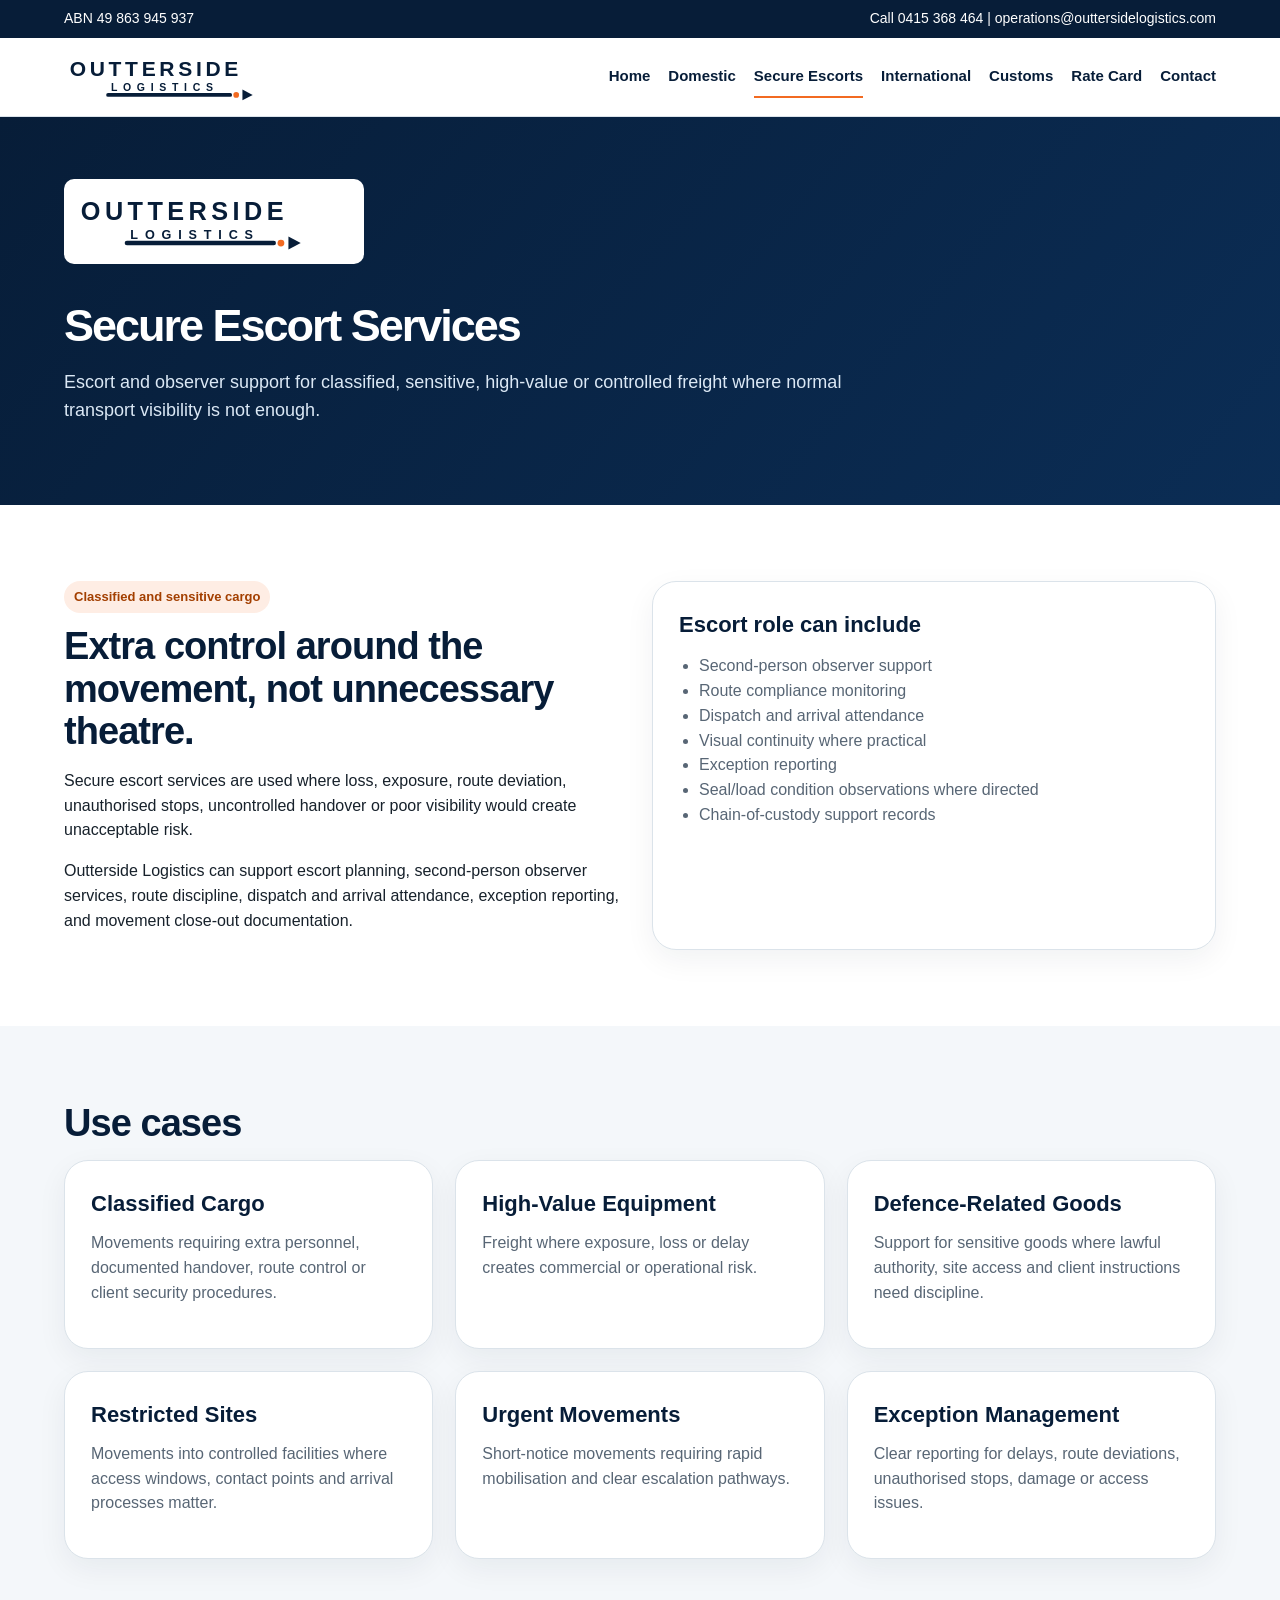
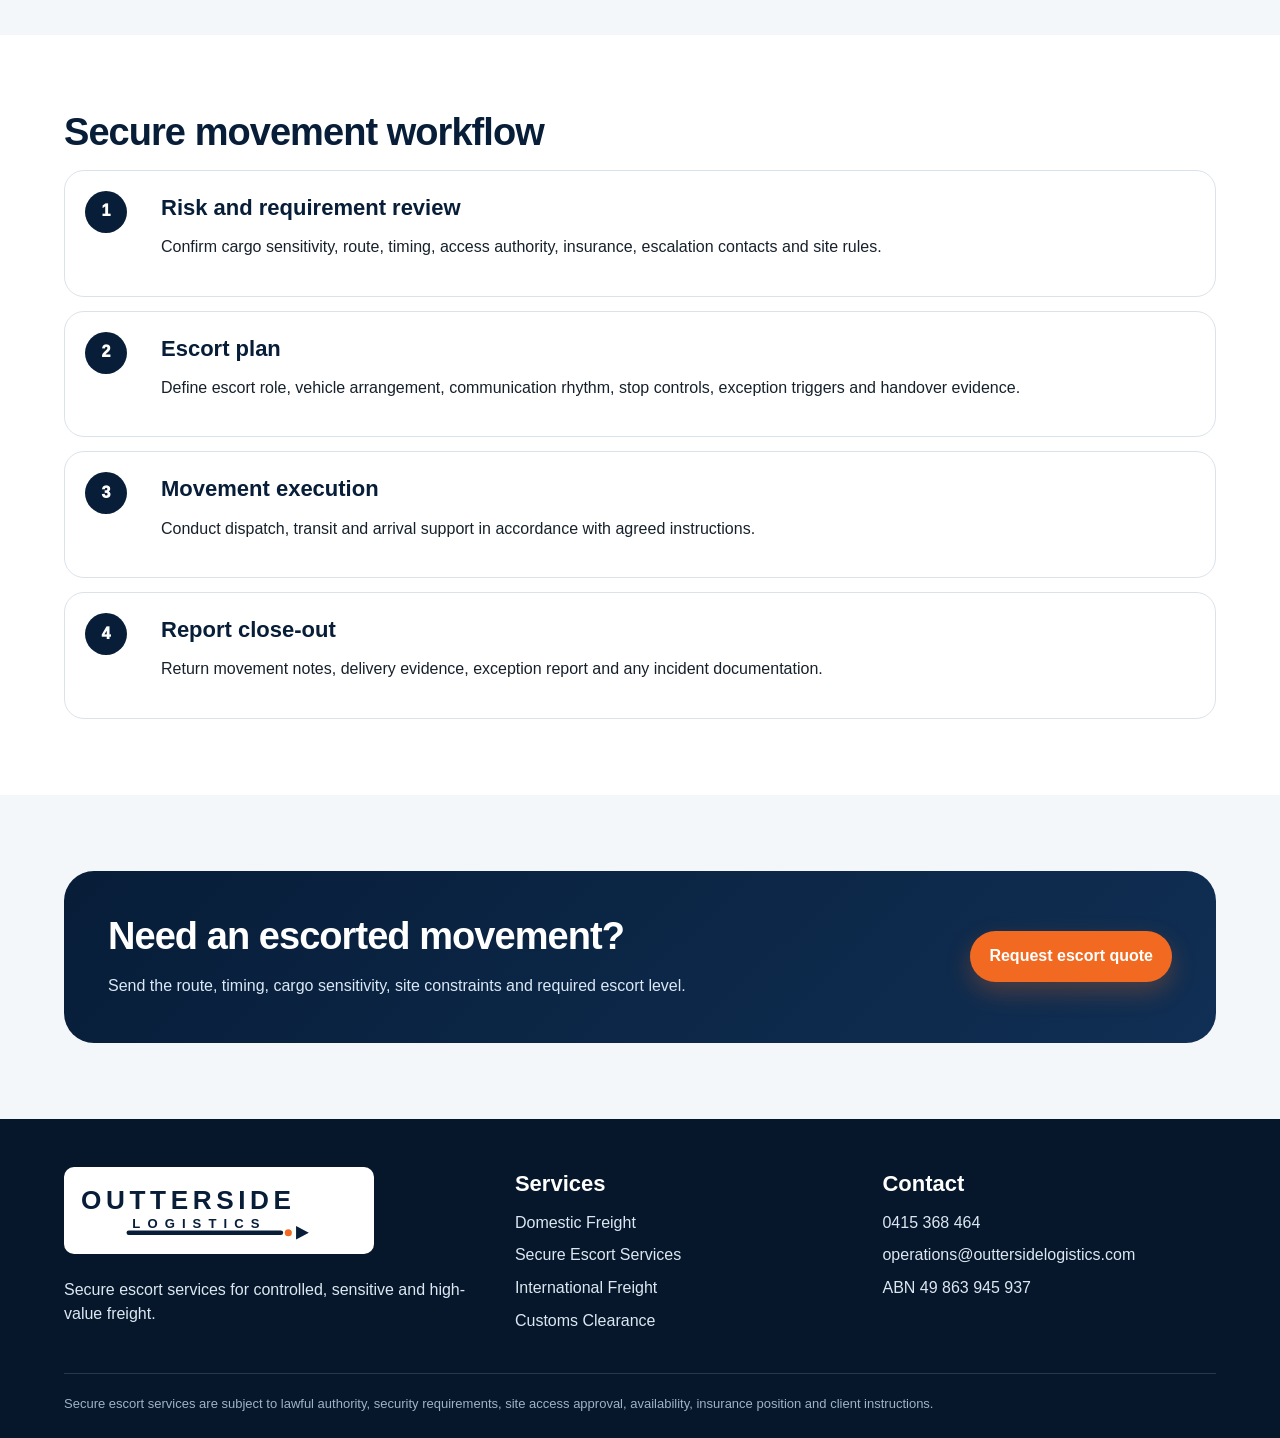
<file: secure-escorts.html>
<!doctype html><html lang="en"><head><meta charset="utf-8"><meta name="viewport" content="width=device-width,initial-scale=1"><title>Secure Escorts | Outterside Logistics</title><meta name="description" content="Secure escort services for classified, sensitive and high-value cargo movements."><link rel="stylesheet" href="styles.css"></head><body><div class="topbar"><div>ABN 49 863 945 937</div><div>Call 0415 368 464 | operations@outtersidelogistics.com</div></div><header class="nav"><a class="brand" href="index.html"><img src="assets/logo.svg" alt="Outterside Logistics logo"></a><button class="btn btn-secondary mobile-toggle" onclick="toggleMenu()">Menu</button><nav class="navlinks"><a href="index.html">Home</a><a href="domestic-freight.html">Domestic</a><a class="active" href="secure-escorts.html">Secure Escorts</a><a href="international-freight.html">International</a><a href="customs-clearance.html">Customs</a><a href="rate-card.html">Rate Card</a><a href="contact.html">Contact</a></nav></header><section class="service-hero"><div class="wrap"><img class="mini-logo" src="assets/logo.svg" alt="Outterside Logistics logo"><h1>Secure Escort Services</h1><p>Escort and observer support for classified, sensitive, high-value or controlled freight where normal transport visibility is not enough.</p></div></section><section class="section"><div class="wrap grid-2"><div><span class="badge">Classified and sensitive cargo</span><h2>Extra control around the movement, not unnecessary theatre.</h2><p>Secure escort services are used where loss, exposure, route deviation, unauthorised stops, uncontrolled handover or poor visibility would create unacceptable risk.</p><p>Outterside Logistics can support escort planning, second-person observer services, route discipline, dispatch and arrival attendance, exception reporting, and movement close-out documentation.</p></div><div class="card"><h3>Escort role can include</h3><ul><li>Second-person observer support</li><li>Route compliance monitoring</li><li>Dispatch and arrival attendance</li><li>Visual continuity where practical</li><li>Exception reporting</li><li>Seal/load condition observations where directed</li><li>Chain-of-custody support records</li></ul></div></div></section><section class="section alt"><div class="wrap"><h2>Use cases</h2><div class="grid-3"><div class="card"><h3>Classified Cargo</h3><p>Movements requiring extra personnel, documented handover, route control or client security procedures.</p></div><div class="card"><h3>High-Value Equipment</h3><p>Freight where exposure, loss or delay creates commercial or operational risk.</p></div><div class="card"><h3>Defence-Related Goods</h3><p>Support for sensitive goods where lawful authority, site access and client instructions need discipline.</p></div><div class="card"><h3>Restricted Sites</h3><p>Movements into controlled facilities where access windows, contact points and arrival processes matter.</p></div><div class="card"><h3>Urgent Movements</h3><p>Short-notice movements requiring rapid mobilisation and clear escalation pathways.</p></div><div class="card"><h3>Exception Management</h3><p>Clear reporting for delays, route deviations, unauthorised stops, damage or access issues.</p></div></div></div></section><section class="section"><div class="wrap"><h2>Secure movement workflow</h2><div class="timeline"><div class="step"><div class="num">1</div><div><h3>Risk and requirement review</h3><p>Confirm cargo sensitivity, route, timing, access authority, insurance, escalation contacts and site rules.</p></div></div><div class="step"><div class="num">2</div><div><h3>Escort plan</h3><p>Define escort role, vehicle arrangement, communication rhythm, stop controls, exception triggers and handover evidence.</p></div></div><div class="step"><div class="num">3</div><div><h3>Movement execution</h3><p>Conduct dispatch, transit and arrival support in accordance with agreed instructions.</p></div></div><div class="step"><div class="num">4</div><div><h3>Report close-out</h3><p>Return movement notes, delivery evidence, exception report and any incident documentation.</p></div></div></div></div></section><section class="section alt"><div class="wrap cta"><div><h2>Need an escorted movement?</h2><p>Send the route, timing, cargo sensitivity, site constraints and required escort level.</p></div><a class="btn btn-primary" href="contact.html">Request escort quote</a></div></section><footer class="footer"><div class="footer-grid"><div><img class="footer-logo" src="assets/logo.svg" alt="Outterside Logistics logo"><p>Secure escort services for controlled, sensitive and high-value freight.</p></div><div><h3>Services</h3><a href="domestic-freight.html">Domestic Freight</a><a href="secure-escorts.html">Secure Escort Services</a><a href="international-freight.html">International Freight</a><a href="customs-clearance.html">Customs Clearance</a></div><div><h3>Contact</h3><a href="tel:0415368464">0415 368 464</a><a href="mailto:operations@outtersidelogistics.com">operations@outtersidelogistics.com</a><p>ABN 49 863 945 937</p></div></div><div class="disclaimer">Secure escort services are subject to lawful authority, security requirements, site access approval, availability, insurance position and client instructions.</div></footer><script src="script.js"></script></body></html>
</file>
<file: styles.css>
:root{--navy:#071d38;--navy2:#0b2d55;--orange:#f26a21;--mist:#f4f7fa;--line:#dbe3ea;--text:#17212b;--muted:#586675;--shadow:0 18px 45px rgba(7,29,56,.14)}*{box-sizing:border-box}html{scroll-behavior:smooth}body{margin:0;font-family:Inter,Arial,Helvetica,sans-serif;color:var(--text);line-height:1.55;background:#fff}a{text-decoration:none;color:inherit}.topbar{background:var(--navy);color:white;font-size:14px;padding:8px 5vw;display:flex;justify-content:space-between;gap:20px}.nav{position:sticky;top:0;z-index:50;background:#fff;border-bottom:1px solid var(--line);padding:12px 5vw;display:flex;align-items:center;justify-content:space-between;gap:22px}.brand img{height:54px;max-width:285px;display:block;background:#fff}.navlinks{display:flex;gap:18px;align-items:center;color:var(--navy);font-weight:800;font-size:15px}.navlinks a{padding:9px 0;border-bottom:2px solid transparent}.navlinks a:hover,.navlinks a.active{border-bottom-color:var(--orange)}.btn{display:inline-flex;align-items:center;justify-content:center;border-radius:999px;padding:12px 18px;font-weight:900;border:1px solid transparent;cursor:pointer}.btn-primary{background:var(--orange);color:white;box-shadow:0 10px 25px rgba(242,106,33,.28)}.btn-secondary{background:white;color:var(--navy);border-color:var(--line)}.hero{position:relative;padding:78px 5vw 84px;background:linear-gradient(120deg,rgba(7,29,56,.98),rgba(7,29,56,.91) 56%,rgba(11,45,85,.86)),radial-gradient(circle at 80% 30%,rgba(242,106,33,.42),transparent 28%);color:white;overflow:hidden}.hero:after{content:"";position:absolute;right:-160px;bottom:-190px;width:560px;height:560px;background:rgba(242,106,33,.14);border-radius:50%}.hero-grid{position:relative;z-index:1;display:grid;grid-template-columns:1.16fr .84fr;gap:48px;align-items:center;max-width:1240px;margin:0 auto}.hero-logo{width:430px;max-width:100%;margin-bottom:28px;background:#fff;border-radius:10px;padding:14px;box-shadow:0 16px 32px rgba(0,0,0,.18)}.kicker{color:#ffbd92;text-transform:uppercase;letter-spacing:.14em;font-weight:950;font-size:13px}h1{font-size:58px;line-height:1.02;margin:12px 0 20px;letter-spacing:-.045em}h2{font-size:38px;line-height:1.12;color:var(--navy);margin:0 0 16px;letter-spacing:-.025em}h3{font-size:22px;color:var(--navy);margin:0 0 10px}p{margin-top:0}.lead{font-size:20px;color:#dbe8f5;max-width:760px}.hero-actions{display:flex;gap:14px;flex-wrap:wrap;margin-top:30px}.hero-card{background:rgba(255,255,255,.1);border:1px solid rgba(255,255,255,.18);border-radius:28px;padding:28px;box-shadow:var(--shadow)}.hero-card h3{color:white}.hero-card p,.hero-card li{color:#e6f0f9}.hero-card ul{margin:16px 0 0;padding-left:20px}.section{padding:76px 5vw}.section.alt{background:var(--mist)}.wrap{max-width:1240px;margin:0 auto}.intro{display:flex;justify-content:space-between;gap:32px;align-items:flex-end;margin-bottom:34px}.intro p{max-width:650px;color:var(--muted);margin:0}.badge{display:inline-block;padding:6px 10px;border-radius:999px;background:rgba(242,106,33,.12);color:#a33f00;font-size:13px;font-weight:900;margin-bottom:12px}.grid-3{display:grid;grid-template-columns:repeat(3,1fr);gap:22px}.grid-2{display:grid;grid-template-columns:repeat(2,1fr);gap:24px}.card{background:white;border:1px solid var(--line);border-radius:24px;padding:26px;box-shadow:0 10px 30px rgba(7,29,56,.06)}.card p,.card li{color:var(--muted)}.card ul{margin:12px 0 0;padding-left:20px}.icon{width:48px;height:48px;border-radius:15px;background:rgba(242,106,33,.12);color:var(--orange);display:flex;align-items:center;justify-content:center;font-size:24px;margin-bottom:18px}.service-hero{padding:62px 5vw;background:linear-gradient(130deg,var(--navy),var(--navy2));color:white}.service-hero h1{font-size:45px}.service-hero p{max-width:780px;color:#dbe8f5;font-size:18px}.mini-logo{width:300px;max-width:100%;margin-bottom:20px;background:#fff;border-radius:10px;padding:10px}.timeline{display:grid;gap:14px}.step{display:grid;grid-template-columns:58px 1fr;gap:18px;align-items:start;background:white;border:1px solid var(--line);padding:20px;border-radius:20px}.num{width:42px;height:42px;border-radius:50%;background:var(--navy);color:white;display:flex;align-items:center;justify-content:center;font-weight:950}.table{width:100%;border-collapse:collapse;overflow:hidden;border-radius:18px;border:1px solid var(--line);background:white}.table th,.table td{padding:16px;border-bottom:1px solid var(--line);text-align:left;vertical-align:top}.table th{background:var(--navy);color:white}.table tr:last-child td{border-bottom:0}.cta{background:linear-gradient(135deg,var(--navy),#102f54);color:white;border-radius:30px;padding:44px;display:grid;grid-template-columns:1fr auto;gap:30px;align-items:center}.cta h2{color:white}.cta p{color:#dbe8f5;margin:0}input,select,textarea{width:100%;border:1px solid var(--line);border-radius:14px;padding:13px 14px;font:inherit;background:white}textarea{min-height:132px}.form{display:grid;gap:14px}.footer{background:#06172b;color:#dce7f2;padding:48px 5vw 24px}.footer-grid{display:grid;grid-template-columns:1.25fr 1fr 1fr;gap:34px;max-width:1240px;margin:0 auto}.footer h3{color:white}.footer a{color:#dce7f2;display:block;margin:8px 0}.footer-logo{width:310px;max-width:100%;margin-bottom:16px;background:#fff;border-radius:10px;padding:10px}.disclaimer{max-width:1240px;margin:30px auto 0;padding-top:20px;border-top:1px solid rgba(255,255,255,.14);font-size:13px;color:#9fb2c5}.mobile-toggle{display:none}@media(max-width:930px){.hero-grid,.grid-3,.grid-2,.footer-grid,.cta{grid-template-columns:1fr}h1{font-size:42px}h2{font-size:31px}.intro{display:block}.mobile-toggle{display:inline-flex}.navlinks{display:none;position:absolute;top:79px;left:0;right:0;background:white;padding:18px 5vw;flex-direction:column;align-items:flex-start;border-bottom:1px solid var(--line)}.navlinks.open{display:flex}.brand img{height:44px;max-width:230px}.topbar{flex-direction:column;gap:4px}}
</file>
